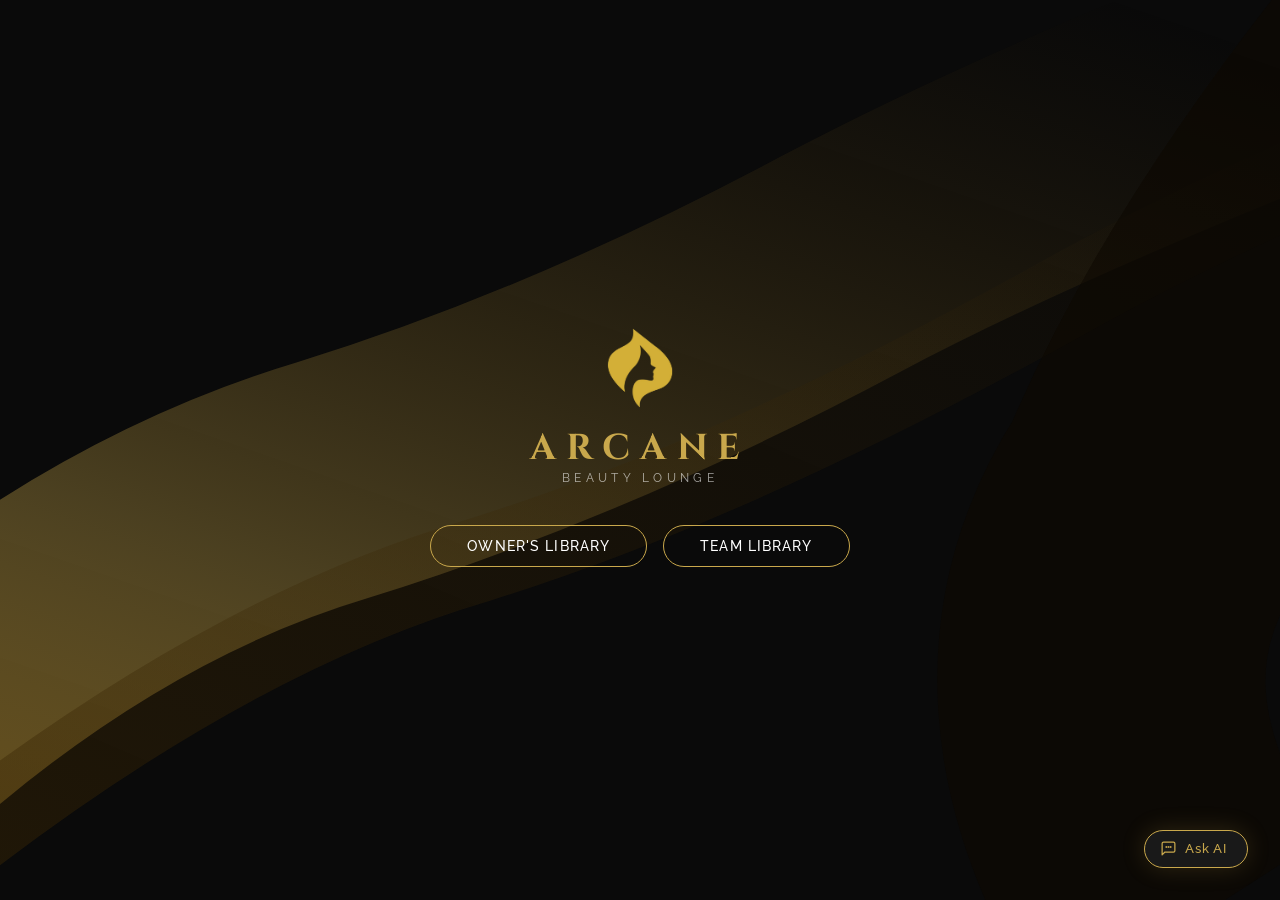
<file: index.html>
<!DOCTYPE html>
<html lang="en">
<head>
  <meta charset="UTF-8">
  <meta name="viewport" content="width=device-width, initial-scale=1.0">
  <title>Arcane Beauty Lounge</title>
  <link rel="stylesheet" href="style.css">
  <meta name="robots" content="noindex, nofollow">
</head>
<body>
<div class="bg-motif">
  <svg viewBox="0 0 1366 768" preserveAspectRatio="xMidYMid slice" xmlns="http://www.w3.org/2000/svg">
    <defs>
      <linearGradient id="wg1" x1="0%" y1="100%" x2="65%" y2="0%">
        <stop offset="0%"   stop-color="#6B4A0A" stop-opacity="0.92"/>
        <stop offset="42%"  stop-color="#C9A84C" stop-opacity="0.36"/>
        <stop offset="100%" stop-color="#6B4A0A" stop-opacity="0"/>
      </linearGradient>
      <linearGradient id="wg2" x1="0%" y1="100%" x2="80%" y2="0%">
        <stop offset="0%"   stop-color="#3A2705" stop-opacity="0.72"/>
        <stop offset="100%" stop-color="#3A2705" stop-opacity="0"/>
      </linearGradient>
    </defs>
    <path d="M-150 830 Q120 500 420 410 Q630 345 855 225 Q1075 108 1520 -55" stroke="url(#wg1)" stroke-width="210" fill="none" opacity="0.95"/>
    <path d="M-150 940 Q230 570 545 478 Q770 408 1055 248 Q1255 138 1520 48" stroke="url(#wg2)" stroke-width="72" fill="none" opacity="0.82"/>
    <path d="M1520 -130 Q1230 175 1125 425 Q1018 588 1148 790" stroke="rgba(14,9,2,0.6)" stroke-width="280" fill="none"/>
  </svg>
</div>
<div class="page">
  <div class="logo-block">
    <img src="assets/logo.png" alt="Arcane Beauty Lounge" class="logo-img">
    <div class="logo-name">ARCANE</div>
    <div class="logo-sub">Beauty Lounge</div>
  </div>
  <div class="btn-row">
    <a href="owner/index.html" class="btn">Owner's Library</a>
    <a href="team/index.html" class="btn">Team Library</a>
  </div>
</div>
<!-- ═══════════════════════════════════════════
     AI ASSISTANT BUTTON
     Update AI_LINK per client — paste the shared
     Claude Project / Gem / Custom GPT URL here.
═══════════════════════════════════════════ -->
<style>
  #ai-btn {
    position: fixed;
    bottom: 2rem;
    right: 2rem;
    z-index: 999;
    display: flex;
    align-items: center;
    gap: 0.55rem;
    padding: 0.6rem 1.25rem 0.6rem 0.9rem;
    border-radius: var(--radius-pill);
    background: var(--bg-card);
    border: 1.5px solid var(--accent);
    color: var(--accent);
    font-family: var(--font-body);
    font-size: 0.8125rem;
    font-weight: 500;
    letter-spacing: 0.06em;
    cursor: pointer;
    text-decoration: none;
    box-shadow: 0 0 24px rgba(201,168,76,0.18);
    transition: box-shadow 0.3s, color 0.2s, background 0.2s;
    animation: fadeUp 1.1s cubic-bezier(0.22,1,0.36,1) 0.6s both,
               glowPulse 3.5s ease-in-out 2s infinite;
    white-space: nowrap;
  }
  #ai-btn:hover {
    background: rgba(201,168,76,0.1);
    color: var(--accent-light);
    box-shadow: 0 0 36px rgba(201,168,76,0.32);
    animation: none;
  }
  #ai-btn svg {
    width: 17px;
    height: 17px;
    flex-shrink: 0;
  }
  @media (max-width: 480px) {
    #ai-btn { bottom: 1rem; right: 1rem; font-size: 0.75rem; padding: 0.5rem 1rem 0.5rem 0.75rem; }
  }
</style>

<a id="ai-btn" href="https://gemini.google.com/gem/1RlXmDOdwzw-7aaJwP19j02sb6BsTQVT5?usp=sharing" target="_blank" rel="noopener" aria-label="Open AI Assistant">
  <svg viewBox="0 0 24 24" fill="none" stroke="currentColor" stroke-width="1.75" stroke-linecap="round" stroke-linejoin="round">
    <path d="M21 15a2 2 0 01-2 2H7l-4 4V5a2 2 0 012-2h14a2 2 0 012 2z"/>
    <circle cx="9"  cy="10" r="0.5" fill="currentColor"/>
    <circle cx="12" cy="10" r="0.5" fill="currentColor"/>
    <circle cx="15" cy="10" r="0.5" fill="currentColor"/>
  </svg>
  Ask AI
</a>

</body>
</html>
</file>
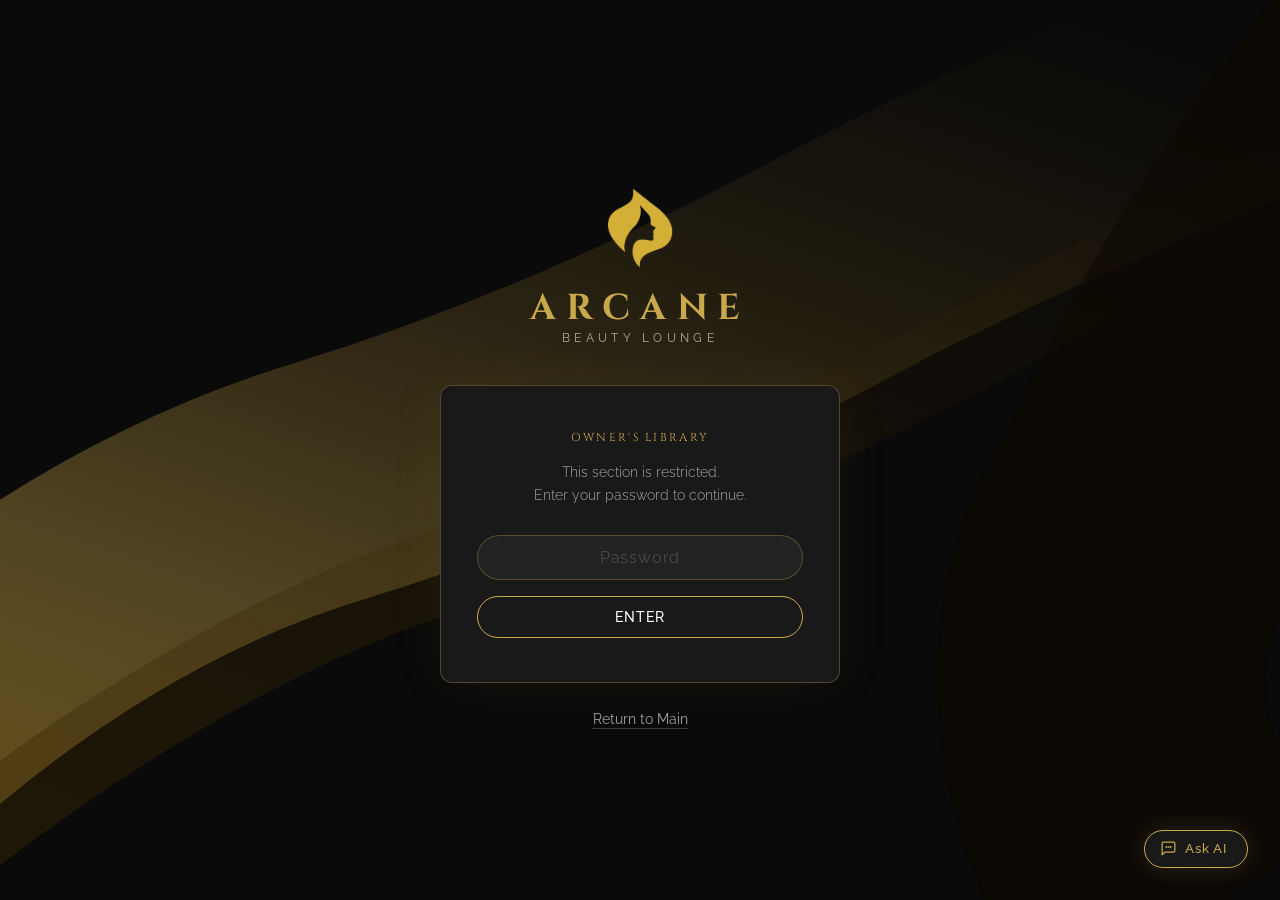
<file: owner/index.html>
<!DOCTYPE html>
<html lang="en">
<head>
  <meta charset="UTF-8">
  <meta name="viewport" content="width=device-width, initial-scale=1.0">
  <title>Owner's Library — Arcane Beauty Lounge</title>
  <link rel="stylesheet" href="../style.css">
  <meta name="robots" content="noindex, nofollow">
</head>
<body>
<div class="bg-motif">
  <svg viewBox="0 0 1366 768" preserveAspectRatio="xMidYMid slice" xmlns="http://www.w3.org/2000/svg">
    <defs>
      <linearGradient id="wg1" x1="0%" y1="100%" x2="65%" y2="0%"><stop offset="0%" stop-color="#6B4A0A" stop-opacity="0.92"/><stop offset="42%" stop-color="#C9A84C" stop-opacity="0.36"/><stop offset="100%" stop-color="#6B4A0A" stop-opacity="0"/></linearGradient>
      <linearGradient id="wg2" x1="0%" y1="100%" x2="80%" y2="0%"><stop offset="0%" stop-color="#3A2705" stop-opacity="0.72"/><stop offset="100%" stop-color="#3A2705" stop-opacity="0"/></linearGradient>
    </defs>
    <path d="M-150 830 Q120 500 420 410 Q630 345 855 225 Q1075 108 1520 -55" stroke="url(#wg1)" stroke-width="210" fill="none" opacity="0.95"/>
    <path d="M-150 940 Q230 570 545 478 Q770 408 1055 248 Q1255 138 1520 48" stroke="url(#wg2)" stroke-width="72" fill="none" opacity="0.82"/>
    <path d="M1520 -130 Q1230 175 1125 425 Q1018 588 1148 790" stroke="rgba(14,9,2,0.6)" stroke-width="280" fill="none"/>
  </svg>
</div>

<!-- GATE -->
<div class="page" id="gate-view">
  <div class="logo-block">
    <img src="../assets/logo.png" alt="Arcane Beauty Lounge" class="logo-img">
    <div class="logo-name">ARCANE</div>
    <div class="logo-sub">Beauty Lounge</div>
  </div>
  <div class="gate-card">
    <p class="gate-label">Owner's Library</p>
    <p class="gate-hint">This section is restricted.<br>Enter your password to continue.</p>
    <input type="password" class="gate-input" id="pw" placeholder="Password" autocomplete="current-password">
    <button class="btn" style="width:100%;justify-content:center;" onclick="checkPw()">Enter</button>
    <p class="gate-error" id="err">Incorrect password. Please try again.</p>
  </div>
  <a href="../index.html" class="return-link">Return to Main</a>
</div>

<!-- LIBRARY -->
<div class="library-view" id="library-view">
  <div class="logo-block" style="margin-bottom:1.5rem;">
    <img src="../assets/logo.png" alt="Arcane Beauty Lounge" class="logo-img" style="height:85px;">
    <div class="logo-name" style="font-size:1.75rem;">ARCANE</div>
    <div class="logo-sub">Beauty Lounge</div>
  </div>
  <p class="page-heading">Owner's Library</p>
  <p class="page-sub">Select a section to expand and access your documents.</p>

  <div class="accordion-wrap">

    <!-- LEGAL -->
    <div class="accordion">
      <div class="accordion-trigger">
        <div><div class="accordion-title">Legal</div><div class="accordion-sub">Franchise agreements and legal documentation</div></div>
        <svg class="accordion-chevron" viewBox="0 0 24 24" fill="none" stroke="currentColor" stroke-width="2" stroke-linecap="round" stroke-linejoin="round"><polyline points="6 9 12 15 18 9"/></svg>
      </div>
      <div class="accordion-panel"><div class="accordion-inner"><div class="accordion-body"><div class="sub-accordion-wrap">

        <div class="sub-accordion">
          <div class="sub-trigger"><span class="sub-title">Franchise Agreement</span><svg class="sub-chevron" viewBox="0 0 24 24" fill="none" stroke="currentColor" stroke-width="2" stroke-linecap="round" stroke-linejoin="round"><polyline points="6 9 12 15 18 9"/></svg></div>
          <div class="sub-panel"><div class="sub-inner"><div class="sub-body">
            <a href="https://drive.google.com/file/d/1OhX2J3pebs-LP0HJYl-9dGz9dsmWiXSD/view?usp=sharing" target="_blank" rel="noopener" class="drive-open-link">Open in Drive ↗</a>
            <iframe class="drive-iframe" src="https://drive.google.com/file/d/1OhX2J3pebs-LP0HJYl-9dGz9dsmWiXSD/preview" loading="lazy" allowfullscreen title="Franchise Agreement"></iframe>
          </div></div></div>
        </div>

        <div class="sub-accordion">
          <div class="sub-trigger"><span class="sub-title">Management Services Agreement</span><svg class="sub-chevron" viewBox="0 0 24 24" fill="none" stroke="currentColor" stroke-width="2" stroke-linecap="round" stroke-linejoin="round"><polyline points="6 9 12 15 18 9"/></svg></div>
          <div class="sub-panel"><div class="sub-inner"><div class="sub-body">
            <a href="https://drive.google.com/file/d/1XH-PMW-jmT7v1dMAOlwyDBPsnCvZ7uZM/view?usp=sharing" target="_blank" rel="noopener" class="drive-open-link">Open in Drive ↗</a>
            <iframe class="drive-iframe" src="https://drive.google.com/file/d/1XH-PMW-jmT7v1dMAOlwyDBPsnCvZ7uZM/preview" loading="lazy" allowfullscreen title="Management Services Agreement"></iframe>
          </div></div></div>
        </div>

        <div class="sub-accordion">
          <div class="sub-trigger"><span class="sub-title">Shared Franchise Agreement</span><svg class="sub-chevron" viewBox="0 0 24 24" fill="none" stroke="currentColor" stroke-width="2" stroke-linecap="round" stroke-linejoin="round"><polyline points="6 9 12 15 18 9"/></svg></div>
          <div class="sub-panel"><div class="sub-inner"><div class="sub-body">
            <a href="https://drive.google.com/file/d/11nEYB7EevebpUsFz9G8Xf5csaH5zJARn/view?usp=sharing" target="_blank" rel="noopener" class="drive-open-link">Open in Drive ↗</a>
            <iframe class="drive-iframe" src="https://drive.google.com/file/d/11nEYB7EevebpUsFz9G8Xf5csaH5zJARn/preview" loading="lazy" allowfullscreen title="Shared Franchise Agreement"></iframe>
          </div></div></div>
        </div>

      </div></div></div></div>
    </div>

    <!-- FINANCIAL -->
    <div class="accordion">
      <div class="accordion-trigger">
        <div><div class="accordion-title">Financial</div><div class="accordion-sub">Investment breakdown and profit projections</div></div>
        <svg class="accordion-chevron" viewBox="0 0 24 24" fill="none" stroke="currentColor" stroke-width="2" stroke-linecap="round" stroke-linejoin="round"><polyline points="6 9 12 15 18 9"/></svg>
      </div>
      <div class="accordion-panel"><div class="accordion-inner"><div class="accordion-body"><div class="sub-accordion-wrap">

        <div class="sub-accordion">
          <div class="sub-trigger"><span class="sub-title">Franchise Cost</span><svg class="sub-chevron" viewBox="0 0 24 24" fill="none" stroke="currentColor" stroke-width="2" stroke-linecap="round" stroke-linejoin="round"><polyline points="6 9 12 15 18 9"/></svg></div>
          <div class="sub-panel"><div class="sub-inner"><div class="sub-body">
            <a href="https://drive.google.com/file/d/1aAFpederre8O92iqaVfCx2aKPE3g0-26/view?usp=sharing" target="_blank" rel="noopener" class="drive-open-link">Open in Drive ↗</a>
            <iframe class="drive-iframe" src="https://drive.google.com/file/d/1aAFpederre8O92iqaVfCx2aKPE3g0-26/preview" loading="lazy" allowfullscreen title="Franchise Cost"></iframe>
          </div></div></div>
        </div>

        <div class="sub-accordion">
          <div class="sub-trigger"><span class="sub-title">Investment Capital</span><svg class="sub-chevron" viewBox="0 0 24 24" fill="none" stroke="currentColor" stroke-width="2" stroke-linecap="round" stroke-linejoin="round"><polyline points="6 9 12 15 18 9"/></svg></div>
          <div class="sub-panel"><div class="sub-inner"><div class="sub-body">
            <a href="https://drive.google.com/file/d/1Zb4hKCyumAl8GVNiXc1mtZyMt1TkOhed/view?usp=sharing" target="_blank" rel="noopener" class="drive-open-link">Open in Drive ↗</a>
            <iframe class="drive-iframe" src="https://drive.google.com/file/d/1Zb4hKCyumAl8GVNiXc1mtZyMt1TkOhed/preview" loading="lazy" allowfullscreen title="Investment Capital"></iframe>
          </div></div></div>
        </div>

        <div class="sub-accordion">
          <div class="sub-trigger"><span class="sub-title">Profit &amp; Loss Projections</span><svg class="sub-chevron" viewBox="0 0 24 24" fill="none" stroke="currentColor" stroke-width="2" stroke-linecap="round" stroke-linejoin="round"><polyline points="6 9 12 15 18 9"/></svg></div>
          <div class="sub-panel"><div class="sub-inner"><div class="sub-body">
            <a href="https://drive.google.com/file/d/1e6LUlFmd4E_fBy3GyUHqn3kvVyYXZjEC/view?usp=sharing" target="_blank" rel="noopener" class="drive-open-link">Open in Drive ↗</a>
            <iframe class="drive-iframe" src="https://drive.google.com/file/d/1e6LUlFmd4E_fBy3GyUHqn3kvVyYXZjEC/preview" loading="lazy" allowfullscreen title="P&L Projections"></iframe>
          </div></div></div>
        </div>

      </div></div></div></div>
    </div>

    <!-- MANAGEMENT RESOURCES -->
    <div class="accordion">
      <div class="accordion-trigger">
        <div><div class="accordion-title">Management Resources</div><div class="accordion-sub">Back office SOPs and HQ manuals</div></div>
        <svg class="accordion-chevron" viewBox="0 0 24 24" fill="none" stroke="currentColor" stroke-width="2" stroke-linecap="round" stroke-linejoin="round"><polyline points="6 9 12 15 18 9"/></svg>
      </div>
      <div class="accordion-panel"><div class="accordion-inner"><div class="accordion-body"><div class="sub-accordion-wrap">

        <div class="sub-accordion">
          <div class="sub-trigger"><span class="sub-title">01 — Finance</span><svg class="sub-chevron" viewBox="0 0 24 24" fill="none" stroke="currentColor" stroke-width="2" stroke-linecap="round" stroke-linejoin="round"><polyline points="6 9 12 15 18 9"/></svg></div>
          <div class="sub-panel"><div class="sub-inner"><div class="sub-body">
            <a href="https://drive.google.com/file/d/1g23ClRQlYWjD7OuNQkWCFVGzeq1dcC3k/view?usp=sharing" target="_blank" rel="noopener" class="drive-open-link">Open in Drive ↗</a>
            <iframe class="drive-iframe" src="https://drive.google.com/file/d/1g23ClRQlYWjD7OuNQkWCFVGzeq1dcC3k/preview" loading="lazy" allowfullscreen title="Finance Manual"></iframe>
          </div></div></div>
        </div>
        <div class="sub-accordion">
          <div class="sub-trigger"><span class="sub-title">02 — Legal Governance</span><svg class="sub-chevron" viewBox="0 0 24 24" fill="none" stroke="currentColor" stroke-width="2" stroke-linecap="round" stroke-linejoin="round"><polyline points="6 9 12 15 18 9"/></svg></div>
          <div class="sub-panel"><div class="sub-inner"><div class="sub-body">
            <a href="https://drive.google.com/file/d/1e4T1hnrL7A5igZWQW8zx9Si8I9SloYKL/view?usp=sharing" target="_blank" rel="noopener" class="drive-open-link">Open in Drive ↗</a>
            <iframe class="drive-iframe" src="https://drive.google.com/file/d/1e4T1hnrL7A5igZWQW8zx9Si8I9SloYKL/preview" loading="lazy" allowfullscreen title="Legal Governance Manual"></iframe>
          </div></div></div>
        </div>
        <div class="sub-accordion">
          <div class="sub-trigger"><span class="sub-title">03 — Marketing</span><svg class="sub-chevron" viewBox="0 0 24 24" fill="none" stroke="currentColor" stroke-width="2" stroke-linecap="round" stroke-linejoin="round"><polyline points="6 9 12 15 18 9"/></svg></div>
          <div class="sub-panel"><div class="sub-inner"><div class="sub-body">
            <a href="https://drive.google.com/file/d/1LRVq_eKs2drEhwKEUWICG_HGSi6NaBYc/view?usp=sharing" target="_blank" rel="noopener" class="drive-open-link">Open in Drive ↗</a>
            <iframe class="drive-iframe" src="https://drive.google.com/file/d/1LRVq_eKs2drEhwKEUWICG_HGSi6NaBYc/preview" loading="lazy" allowfullscreen title="Marketing Manual"></iframe>
          </div></div></div>
        </div>
        <div class="sub-accordion">
          <div class="sub-trigger"><span class="sub-title">04 — Operations</span><svg class="sub-chevron" viewBox="0 0 24 24" fill="none" stroke="currentColor" stroke-width="2" stroke-linecap="round" stroke-linejoin="round"><polyline points="6 9 12 15 18 9"/></svg></div>
          <div class="sub-panel"><div class="sub-inner"><div class="sub-body">
            <a href="https://drive.google.com/file/d/1B8a7McUni8CNkFA_tcFLbORRcE9KKYUA/view?usp=sharing" target="_blank" rel="noopener" class="drive-open-link">Open in Drive ↗</a>
            <iframe class="drive-iframe" src="https://drive.google.com/file/d/1B8a7McUni8CNkFA_tcFLbORRcE9KKYUA/preview" loading="lazy" allowfullscreen title="Operations Manual"></iframe>
          </div></div></div>
        </div>
        <div class="sub-accordion">
          <div class="sub-trigger"><span class="sub-title">05 — Research, Development &amp; Innovations</span><svg class="sub-chevron" viewBox="0 0 24 24" fill="none" stroke="currentColor" stroke-width="2" stroke-linecap="round" stroke-linejoin="round"><polyline points="6 9 12 15 18 9"/></svg></div>
          <div class="sub-panel"><div class="sub-inner"><div class="sub-body">
            <a href="https://drive.google.com/file/d/1448685I4X4GmwbjGvIdT2KXqwISdlyb-/view?usp=sharing" target="_blank" rel="noopener" class="drive-open-link">Open in Drive ↗</a>
            <iframe class="drive-iframe" src="https://drive.google.com/file/d/1448685I4X4GmwbjGvIdT2KXqwISdlyb-/preview" loading="lazy" allowfullscreen title="RD&I Manual"></iframe>
          </div></div></div>
        </div>
        <div class="sub-accordion">
          <div class="sub-trigger"><span class="sub-title">06 — Sales</span><svg class="sub-chevron" viewBox="0 0 24 24" fill="none" stroke="currentColor" stroke-width="2" stroke-linecap="round" stroke-linejoin="round"><polyline points="6 9 12 15 18 9"/></svg></div>
          <div class="sub-panel"><div class="sub-inner"><div class="sub-body">
            <a href="https://drive.google.com/file/d/17eiE8z8XvzOLHtu06afCjkx4U5gZqwAb/view?usp=sharing" target="_blank" rel="noopener" class="drive-open-link">Open in Drive ↗</a>
            <iframe class="drive-iframe" src="https://drive.google.com/file/d/17eiE8z8XvzOLHtu06afCjkx4U5gZqwAb/preview" loading="lazy" allowfullscreen title="Sales Manual"></iframe>
          </div></div></div>
        </div>
        <div class="sub-accordion">
          <div class="sub-trigger"><span class="sub-title">07 — Supply Chain &amp; Logistics</span><svg class="sub-chevron" viewBox="0 0 24 24" fill="none" stroke="currentColor" stroke-width="2" stroke-linecap="round" stroke-linejoin="round"><polyline points="6 9 12 15 18 9"/></svg></div>
          <div class="sub-panel"><div class="sub-inner"><div class="sub-body">
            <a href="https://drive.google.com/file/d/1r8qzhC09Iw__trgo9XIbgg5syKt7UZ9Z/view?usp=sharing" target="_blank" rel="noopener" class="drive-open-link">Open in Drive ↗</a>
            <iframe class="drive-iframe" src="https://drive.google.com/file/d/1r8qzhC09Iw__trgo9XIbgg5syKt7UZ9Z/preview" loading="lazy" allowfullscreen title="Supply Chain Manual"></iframe>
          </div></div></div>
        </div>
        <div class="sub-accordion">
          <div class="sub-trigger"><span class="sub-title">08 — Technology &amp; Data Governance</span><svg class="sub-chevron" viewBox="0 0 24 24" fill="none" stroke="currentColor" stroke-width="2" stroke-linecap="round" stroke-linejoin="round"><polyline points="6 9 12 15 18 9"/></svg></div>
          <div class="sub-panel"><div class="sub-inner"><div class="sub-body">
            <a href="https://drive.google.com/file/d/1ucYc59BHEXwXYjHncR9urHum86yRN2ay/view?usp=sharing" target="_blank" rel="noopener" class="drive-open-link">Open in Drive ↗</a>
            <iframe class="drive-iframe" src="https://drive.google.com/file/d/1ucYc59BHEXwXYjHncR9urHum86yRN2ay/preview" loading="lazy" allowfullscreen title="Technology Manual"></iframe>
          </div></div></div>
        </div>
        <div class="sub-accordion">
          <div class="sub-trigger"><span class="sub-title">09 — Training</span><svg class="sub-chevron" viewBox="0 0 24 24" fill="none" stroke="currentColor" stroke-width="2" stroke-linecap="round" stroke-linejoin="round"><polyline points="6 9 12 15 18 9"/></svg></div>
          <div class="sub-panel"><div class="sub-inner"><div class="sub-body">
            <a href="https://drive.google.com/file/d/1ws_7MMb1EP6slZAkDokQQ4Mj-i3SoY6s/view?usp=sharing" target="_blank" rel="noopener" class="drive-open-link">Open in Drive ↗</a>
            <iframe class="drive-iframe" src="https://drive.google.com/file/d/1ws_7MMb1EP6slZAkDokQQ4Mj-i3SoY6s/preview" loading="lazy" allowfullscreen title="Training Manual"></iframe>
          </div></div></div>
        </div>

      </div></div></div></div>
    </div>

  </div>
  <a href="../index.html" class="return-link">Return to Main</a>
</div>

<script>
  const CORRECT = 'VIP@Arcane24';
  function showLibrary() {
    document.getElementById('gate-view').style.display = 'none';
    document.getElementById('library-view').classList.add('visible');
  }
  if (sessionStorage.getItem('owner_auth') === 'true') showLibrary();
  document.getElementById('pw').addEventListener('keydown', e => { if (e.key === 'Enter') checkPw(); });
  function checkPw() {
    if (document.getElementById('pw').value === CORRECT) {
      sessionStorage.setItem('owner_auth', 'true');
      showLibrary();
    } else {
      document.getElementById('err').classList.add('visible');
      document.getElementById('pw').value = '';
      document.getElementById('pw').focus();
    }
  }
  document.querySelectorAll('.accordion-trigger').forEach(t => t.addEventListener('click', () => t.closest('.accordion').classList.toggle('open')));
  document.querySelectorAll('.sub-trigger').forEach(t => t.addEventListener('click', () => t.closest('.sub-accordion').classList.toggle('open')));
</script>
<!-- ═══════════════════════════════════════════
     AI ASSISTANT BUTTON
     Update AI_LINK per client — paste the shared
     Claude Project / Gem / Custom GPT URL here.
═══════════════════════════════════════════ -->
<style>
  #ai-btn {
    position: fixed;
    bottom: 2rem;
    right: 2rem;
    z-index: 999;
    display: flex;
    align-items: center;
    gap: 0.55rem;
    padding: 0.6rem 1.25rem 0.6rem 0.9rem;
    border-radius: var(--radius-pill);
    background: var(--bg-card);
    border: 1.5px solid var(--accent);
    color: var(--accent);
    font-family: var(--font-body);
    font-size: 0.8125rem;
    font-weight: 500;
    letter-spacing: 0.06em;
    cursor: pointer;
    text-decoration: none;
    box-shadow: 0 0 24px rgba(201,168,76,0.18);
    transition: box-shadow 0.3s, color 0.2s, background 0.2s;
    animation: fadeUp 1.1s cubic-bezier(0.22,1,0.36,1) 0.6s both,
               glowPulse 3.5s ease-in-out 2s infinite;
    white-space: nowrap;
  }
  #ai-btn:hover {
    background: rgba(201,168,76,0.1);
    color: var(--accent-light);
    box-shadow: 0 0 36px rgba(201,168,76,0.32);
    animation: none;
  }
  #ai-btn svg {
    width: 17px;
    height: 17px;
    flex-shrink: 0;
  }
  @media (max-width: 480px) {
    #ai-btn { bottom: 1rem; right: 1rem; font-size: 0.75rem; padding: 0.5rem 1rem 0.5rem 0.75rem; }
  }
</style>

<a id="ai-btn" href="https://gemini.google.com/gem/1RlXmDOdwzw-7aaJwP19j02sb6BsTQVT5?usp=sharing" target="_blank" rel="noopener" aria-label="Open AI Assistant">
  <svg viewBox="0 0 24 24" fill="none" stroke="currentColor" stroke-width="1.75" stroke-linecap="round" stroke-linejoin="round">
    <path d="M21 15a2 2 0 01-2 2H7l-4 4V5a2 2 0 012-2h14a2 2 0 012 2z"/>
    <circle cx="9"  cy="10" r="0.5" fill="currentColor"/>
    <circle cx="12" cy="10" r="0.5" fill="currentColor"/>
    <circle cx="15" cy="10" r="0.5" fill="currentColor"/>
  </svg>
  Ask AI
</a>

</body>
</html>
</file>
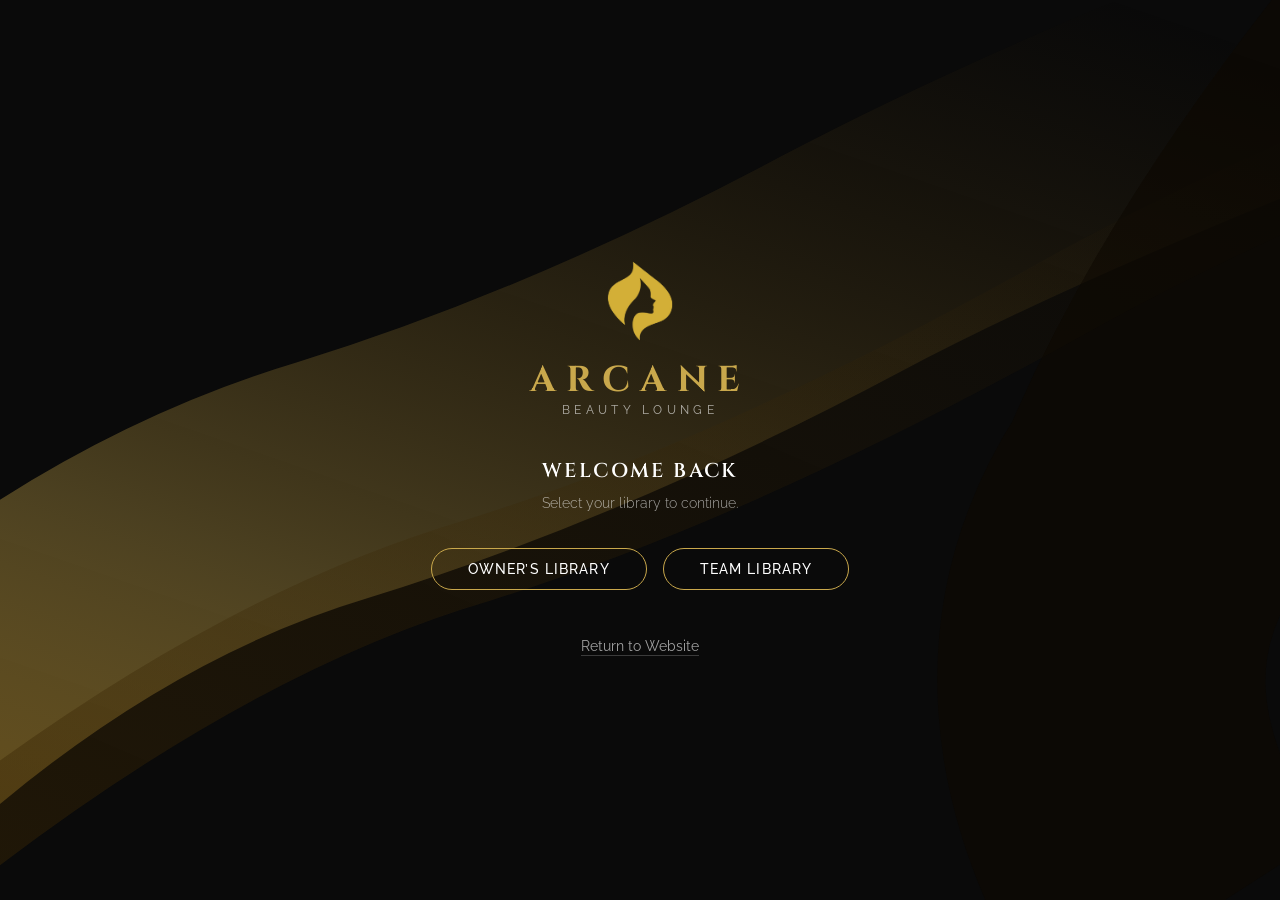
<file: portal/index.html>
<!DOCTYPE html>
<html lang="en">
<head>
  <meta charset="UTF-8">
  <meta name="viewport" content="width=device-width, initial-scale=1.0">
  <title>Portal — Arcane Beauty Lounge</title>
  <link rel="stylesheet" href="../style.css">
  <meta name="robots" content="noindex, nofollow">
</head>
<body>
<div class="bg-motif">
  <svg viewBox="0 0 1366 768" preserveAspectRatio="xMidYMid slice" xmlns="http://www.w3.org/2000/svg">
    <defs>
      <linearGradient id="wg1" x1="0%" y1="100%" x2="65%" y2="0%">
        <stop offset="0%"   stop-color="#6B4A0A" stop-opacity="0.92"/>
        <stop offset="42%"  stop-color="#C9A84C" stop-opacity="0.36"/>
        <stop offset="100%" stop-color="#6B4A0A" stop-opacity="0"/>
      </linearGradient>
      <linearGradient id="wg2" x1="0%" y1="100%" x2="80%" y2="0%">
        <stop offset="0%"   stop-color="#3A2705" stop-opacity="0.72"/>
        <stop offset="100%" stop-color="#3A2705" stop-opacity="0"/>
      </linearGradient>
    </defs>
    <path d="M-150 830 Q120 500 420 410 Q630 345 855 225 Q1075 108 1520 -55"  stroke="url(#wg1)" stroke-width="210" fill="none" opacity="0.95"/>
    <path d="M-150 940 Q230 570 545 478 Q770 408 1055 248 Q1255 138 1520 48"  stroke="url(#wg2)" stroke-width="72"  fill="none" opacity="0.82"/>
    <path d="M1520 -130 Q1230 175 1125 425 Q1018 588 1148 790"                 stroke="rgba(14,9,2,0.6)" stroke-width="280" fill="none"/>
  </svg>
</div>
<div class="page">
  <div class="logo-block">
    <img src="../assets/logo.png" alt="Arcane Beauty Lounge" class="logo-img">
    <div class="logo-name">ARCANE</div>
    <div class="logo-sub">Beauty Lounge</div>
  </div>
  <p class="page-heading" style="margin-bottom:0.5rem;">Welcome Back</p>
  <p class="page-sub">Select your library to continue.</p>
  <div class="btn-row">
    <!--
      STANDARD TIER: keep these hrefs as-is
      EMPIRE TIER:   replace both hrefs with the external LMS URL
    -->
    <a href="owner/index.html" class="btn">Owner&rsquo;s Library</a>
    <a href="team/index.html"  class="btn">Team Library</a>
  </div>
  <a href="../index.html" class="return-link">Return to Website</a>
</div>
</body>
</html>
</file>
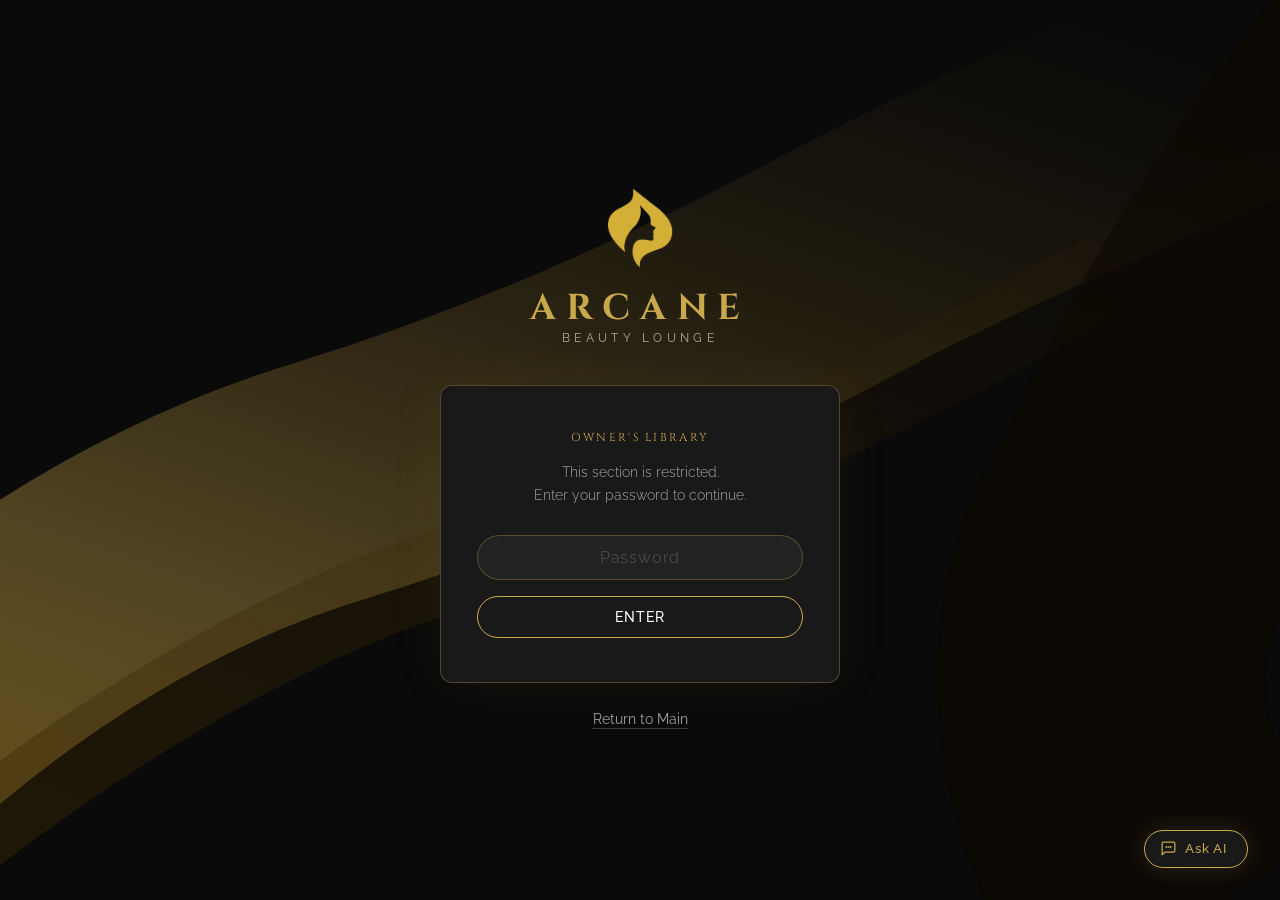
<file: portal/owner/index.html>
<!DOCTYPE html>
<html lang="en">
<head>
  <meta charset="UTF-8">
  <meta name="viewport" content="width=device-width, initial-scale=1.0">
  <title>Owner's Library — Arcane Beauty Lounge</title>
  <link rel="stylesheet" href="../../style.css">
  <meta name="robots" content="noindex, nofollow">
</head>
<body>
<div class="bg-motif">
  <svg viewBox="0 0 1366 768" preserveAspectRatio="xMidYMid slice" xmlns="http://www.w3.org/2000/svg">
    <defs>
      <linearGradient id="wg1" x1="0%" y1="100%" x2="65%" y2="0%"><stop offset="0%" stop-color="#6B4A0A" stop-opacity="0.92"/><stop offset="42%" stop-color="#C9A84C" stop-opacity="0.36"/><stop offset="100%" stop-color="#6B4A0A" stop-opacity="0"/></linearGradient>
      <linearGradient id="wg2" x1="0%" y1="100%" x2="80%" y2="0%"><stop offset="0%" stop-color="#3A2705" stop-opacity="0.72"/><stop offset="100%" stop-color="#3A2705" stop-opacity="0"/></linearGradient>
    </defs>
    <path d="M-150 830 Q120 500 420 410 Q630 345 855 225 Q1075 108 1520 -55" stroke="url(#wg1)" stroke-width="210" fill="none" opacity="0.95"/>
    <path d="M-150 940 Q230 570 545 478 Q770 408 1055 248 Q1255 138 1520 48" stroke="url(#wg2)" stroke-width="72" fill="none" opacity="0.82"/>
    <path d="M1520 -130 Q1230 175 1125 425 Q1018 588 1148 790" stroke="rgba(14,9,2,0.6)" stroke-width="280" fill="none"/>
  </svg>
</div>

<!-- GATE -->
<div class="page" id="gate-view">
  <div class="logo-block">
    <img src="../../assets/logo.png" alt="Arcane Beauty Lounge" class="logo-img">
    <div class="logo-name">ARCANE</div>
    <div class="logo-sub">Beauty Lounge</div>
  </div>
  <div class="gate-card">
    <p class="gate-label">Owner's Library</p>
    <p class="gate-hint">This section is restricted.<br>Enter your password to continue.</p>
    <input type="password" class="gate-input" id="pw" placeholder="Password" autocomplete="current-password">
    <button class="btn" style="width:100%;justify-content:center;" onclick="checkPw()">Enter</button>
    <p class="gate-error" id="err">Incorrect password. Please try again.</p>
  </div>
  <a href="../../portal/index.html" class="return-link">Return to Main</a>
</div>

<!-- LIBRARY -->
<div class="library-view" id="library-view">
  <div class="logo-block" style="margin-bottom:1.5rem;">
    <img src="../../assets/logo.png" alt="Arcane Beauty Lounge" class="logo-img" style="height:85px;">
    <div class="logo-name" style="font-size:1.75rem;">ARCANE</div>
    <div class="logo-sub">Beauty Lounge</div>
  </div>
  <p class="page-heading">Owner's Library</p>
  <p class="page-sub">Select a section to expand and access your documents.</p>

  <div class="accordion-wrap">

    <!-- LEGAL -->
    <div class="accordion">
      <div class="accordion-trigger">
        <div><div class="accordion-title">Legal</div><div class="accordion-sub">Franchise agreements and legal documentation</div></div>
        <svg class="accordion-chevron" viewBox="0 0 24 24" fill="none" stroke="currentColor" stroke-width="2" stroke-linecap="round" stroke-linejoin="round"><polyline points="6 9 12 15 18 9"/></svg>
      </div>
      <div class="accordion-panel"><div class="accordion-inner"><div class="accordion-body"><div class="sub-accordion-wrap">

        <div class="sub-accordion">
          <div class="sub-trigger"><span class="sub-title">Franchise Agreement</span><svg class="sub-chevron" viewBox="0 0 24 24" fill="none" stroke="currentColor" stroke-width="2" stroke-linecap="round" stroke-linejoin="round"><polyline points="6 9 12 15 18 9"/></svg></div>
          <div class="sub-panel"><div class="sub-inner"><div class="sub-body">
            <a href="PASTE_VIEW_URL" target="_blank" rel="noopener" class="drive-open-link">Open in Drive ↗</a>
            <iframe class="drive-iframe" src="PASTE_EMBED_URL" loading="lazy" allowfullscreen title="Franchise Agreement"></iframe>
          </div></div></div>
        </div>

        <div class="sub-accordion">
          <div class="sub-trigger"><span class="sub-title">Management Services Agreement</span><svg class="sub-chevron" viewBox="0 0 24 24" fill="none" stroke="currentColor" stroke-width="2" stroke-linecap="round" stroke-linejoin="round"><polyline points="6 9 12 15 18 9"/></svg></div>
          <div class="sub-panel"><div class="sub-inner"><div class="sub-body">
            <a href="PASTE_VIEW_URL" target="_blank" rel="noopener" class="drive-open-link">Open in Drive ↗</a>
            <iframe class="drive-iframe" src="PASTE_EMBED_URL" loading="lazy" allowfullscreen title="Management Services Agreement"></iframe>
          </div></div></div>
        </div>

        <div class="sub-accordion">
          <div class="sub-trigger"><span class="sub-title">Shared Franchise Agreement</span><svg class="sub-chevron" viewBox="0 0 24 24" fill="none" stroke="currentColor" stroke-width="2" stroke-linecap="round" stroke-linejoin="round"><polyline points="6 9 12 15 18 9"/></svg></div>
          <div class="sub-panel"><div class="sub-inner"><div class="sub-body">
            <a href="PASTE_VIEW_URL" target="_blank" rel="noopener" class="drive-open-link">Open in Drive ↗</a>
            <iframe class="drive-iframe" src="PASTE_EMBED_URL" loading="lazy" allowfullscreen title="Shared Franchise Agreement"></iframe>
          </div></div></div>
        </div>

      </div></div></div></div>
    </div>

    <!-- FINANCIAL -->
    <div class="accordion">
      <div class="accordion-trigger">
        <div><div class="accordion-title">Financial</div><div class="accordion-sub">Investment breakdown and profit projections</div></div>
        <svg class="accordion-chevron" viewBox="0 0 24 24" fill="none" stroke="currentColor" stroke-width="2" stroke-linecap="round" stroke-linejoin="round"><polyline points="6 9 12 15 18 9"/></svg>
      </div>
      <div class="accordion-panel"><div class="accordion-inner"><div class="accordion-body"><div class="sub-accordion-wrap">

        <div class="sub-accordion">
          <div class="sub-trigger"><span class="sub-title">Franchise Cost</span><svg class="sub-chevron" viewBox="0 0 24 24" fill="none" stroke="currentColor" stroke-width="2" stroke-linecap="round" stroke-linejoin="round"><polyline points="6 9 12 15 18 9"/></svg></div>
          <div class="sub-panel"><div class="sub-inner"><div class="sub-body">
            <a href="PASTE_VIEW_URL" target="_blank" rel="noopener" class="drive-open-link">Open in Drive ↗</a>
            <iframe class="drive-iframe" src="PASTE_EMBED_URL" loading="lazy" allowfullscreen title="Franchise Cost"></iframe>
          </div></div></div>
        </div>

        <div class="sub-accordion">
          <div class="sub-trigger"><span class="sub-title">Investment Capital</span><svg class="sub-chevron" viewBox="0 0 24 24" fill="none" stroke="currentColor" stroke-width="2" stroke-linecap="round" stroke-linejoin="round"><polyline points="6 9 12 15 18 9"/></svg></div>
          <div class="sub-panel"><div class="sub-inner"><div class="sub-body">
            <a href="PASTE_VIEW_URL" target="_blank" rel="noopener" class="drive-open-link">Open in Drive ↗</a>
            <iframe class="drive-iframe" src="PASTE_EMBED_URL" loading="lazy" allowfullscreen title="Investment Capital"></iframe>
          </div></div></div>
        </div>

        <div class="sub-accordion">
          <div class="sub-trigger"><span class="sub-title">Profit &amp; Loss Projections</span><svg class="sub-chevron" viewBox="0 0 24 24" fill="none" stroke="currentColor" stroke-width="2" stroke-linecap="round" stroke-linejoin="round"><polyline points="6 9 12 15 18 9"/></svg></div>
          <div class="sub-panel"><div class="sub-inner"><div class="sub-body">
            <a href="PASTE_VIEW_URL" target="_blank" rel="noopener" class="drive-open-link">Open in Drive ↗</a>
            <iframe class="drive-iframe" src="PASTE_EMBED_URL" loading="lazy" allowfullscreen title="P&L Projections"></iframe>
          </div></div></div>
        </div>

      </div></div></div></div>
    </div>

    <!-- MANAGEMENT RESOURCES -->
    <div class="accordion">
      <div class="accordion-trigger">
        <div><div class="accordion-title">Management Resources</div><div class="accordion-sub">Back office SOPs and HQ manuals</div></div>
        <svg class="accordion-chevron" viewBox="0 0 24 24" fill="none" stroke="currentColor" stroke-width="2" stroke-linecap="round" stroke-linejoin="round"><polyline points="6 9 12 15 18 9"/></svg>
      </div>
      <div class="accordion-panel"><div class="accordion-inner"><div class="accordion-body"><div class="sub-accordion-wrap">

        <div class="sub-accordion">
          <div class="sub-trigger"><span class="sub-title">01 — Finance</span><svg class="sub-chevron" viewBox="0 0 24 24" fill="none" stroke="currentColor" stroke-width="2" stroke-linecap="round" stroke-linejoin="round"><polyline points="6 9 12 15 18 9"/></svg></div>
          <div class="sub-panel"><div class="sub-inner"><div class="sub-body">
            <a href="PASTE_VIEW_URL" target="_blank" rel="noopener" class="drive-open-link">Open in Drive ↗</a>
            <iframe class="drive-iframe" src="PASTE_EMBED_URL" loading="lazy" allowfullscreen title="Finance Manual"></iframe>
          </div></div></div>
        </div>
        <div class="sub-accordion">
          <div class="sub-trigger"><span class="sub-title">02 — Legal Governance</span><svg class="sub-chevron" viewBox="0 0 24 24" fill="none" stroke="currentColor" stroke-width="2" stroke-linecap="round" stroke-linejoin="round"><polyline points="6 9 12 15 18 9"/></svg></div>
          <div class="sub-panel"><div class="sub-inner"><div class="sub-body">
            <a href="PASTE_VIEW_URL" target="_blank" rel="noopener" class="drive-open-link">Open in Drive ↗</a>
            <iframe class="drive-iframe" src="PASTE_EMBED_URL" loading="lazy" allowfullscreen title="Legal Governance Manual"></iframe>
          </div></div></div>
        </div>
        <div class="sub-accordion">
          <div class="sub-trigger"><span class="sub-title">03 — Marketing</span><svg class="sub-chevron" viewBox="0 0 24 24" fill="none" stroke="currentColor" stroke-width="2" stroke-linecap="round" stroke-linejoin="round"><polyline points="6 9 12 15 18 9"/></svg></div>
          <div class="sub-panel"><div class="sub-inner"><div class="sub-body">
            <a href="PASTE_VIEW_URL" target="_blank" rel="noopener" class="drive-open-link">Open in Drive ↗</a>
            <iframe class="drive-iframe" src="PASTE_EMBED_URL" loading="lazy" allowfullscreen title="Marketing Manual"></iframe>
          </div></div></div>
        </div>
        <div class="sub-accordion">
          <div class="sub-trigger"><span class="sub-title">04 — Operations</span><svg class="sub-chevron" viewBox="0 0 24 24" fill="none" stroke="currentColor" stroke-width="2" stroke-linecap="round" stroke-linejoin="round"><polyline points="6 9 12 15 18 9"/></svg></div>
          <div class="sub-panel"><div class="sub-inner"><div class="sub-body">
            <a href="PASTE_VIEW_URL" target="_blank" rel="noopener" class="drive-open-link">Open in Drive ↗</a>
            <iframe class="drive-iframe" src="PASTE_EMBED_URL" loading="lazy" allowfullscreen title="Operations Manual"></iframe>
          </div></div></div>
        </div>
        <div class="sub-accordion">
          <div class="sub-trigger"><span class="sub-title">05 — Research, Development &amp; Innovations</span><svg class="sub-chevron" viewBox="0 0 24 24" fill="none" stroke="currentColor" stroke-width="2" stroke-linecap="round" stroke-linejoin="round"><polyline points="6 9 12 15 18 9"/></svg></div>
          <div class="sub-panel"><div class="sub-inner"><div class="sub-body">
            <a href="PASTE_VIEW_URL" target="_blank" rel="noopener" class="drive-open-link">Open in Drive ↗</a>
            <iframe class="drive-iframe" src="PASTE_EMBED_URL" loading="lazy" allowfullscreen title="RD&I Manual"></iframe>
          </div></div></div>
        </div>
        <div class="sub-accordion">
          <div class="sub-trigger"><span class="sub-title">06 — Sales</span><svg class="sub-chevron" viewBox="0 0 24 24" fill="none" stroke="currentColor" stroke-width="2" stroke-linecap="round" stroke-linejoin="round"><polyline points="6 9 12 15 18 9"/></svg></div>
          <div class="sub-panel"><div class="sub-inner"><div class="sub-body">
            <a href="PASTE_VIEW_URL" target="_blank" rel="noopener" class="drive-open-link">Open in Drive ↗</a>
            <iframe class="drive-iframe" src="PASTE_EMBED_URL" loading="lazy" allowfullscreen title="Sales Manual"></iframe>
          </div></div></div>
        </div>
        <div class="sub-accordion">
          <div class="sub-trigger"><span class="sub-title">07 — Supply Chain &amp; Logistics</span><svg class="sub-chevron" viewBox="0 0 24 24" fill="none" stroke="currentColor" stroke-width="2" stroke-linecap="round" stroke-linejoin="round"><polyline points="6 9 12 15 18 9"/></svg></div>
          <div class="sub-panel"><div class="sub-inner"><div class="sub-body">
            <a href="PASTE_VIEW_URL" target="_blank" rel="noopener" class="drive-open-link">Open in Drive ↗</a>
            <iframe class="drive-iframe" src="PASTE_EMBED_URL" loading="lazy" allowfullscreen title="Supply Chain Manual"></iframe>
          </div></div></div>
        </div>
        <div class="sub-accordion">
          <div class="sub-trigger"><span class="sub-title">08 — Technology &amp; Data Governance</span><svg class="sub-chevron" viewBox="0 0 24 24" fill="none" stroke="currentColor" stroke-width="2" stroke-linecap="round" stroke-linejoin="round"><polyline points="6 9 12 15 18 9"/></svg></div>
          <div class="sub-panel"><div class="sub-inner"><div class="sub-body">
            <a href="PASTE_VIEW_URL" target="_blank" rel="noopener" class="drive-open-link">Open in Drive ↗</a>
            <iframe class="drive-iframe" src="PASTE_EMBED_URL" loading="lazy" allowfullscreen title="Technology Manual"></iframe>
          </div></div></div>
        </div>
        <div class="sub-accordion">
          <div class="sub-trigger"><span class="sub-title">09 — Training</span><svg class="sub-chevron" viewBox="0 0 24 24" fill="none" stroke="currentColor" stroke-width="2" stroke-linecap="round" stroke-linejoin="round"><polyline points="6 9 12 15 18 9"/></svg></div>
          <div class="sub-panel"><div class="sub-inner"><div class="sub-body">
            <a href="PASTE_VIEW_URL" target="_blank" rel="noopener" class="drive-open-link">Open in Drive ↗</a>
            <iframe class="drive-iframe" src="PASTE_EMBED_URL" loading="lazy" allowfullscreen title="Training Manual"></iframe>
          </div></div></div>
        </div>

      </div></div></div></div>
    </div>

  </div>
  <a href="../../portal/index.html" class="return-link">Return to Main</a>
</div>

<script>
  const CORRECT = 'VIP@Arcane24';
  function showLibrary() {
    document.getElementById('gate-view').style.display = 'none';
    document.getElementById('library-view').classList.add('visible');
  }
  if (sessionStorage.getItem('owner_auth') === 'true') showLibrary();
  document.getElementById('pw').addEventListener('keydown', e => { if (e.key === 'Enter') checkPw(); });
  function checkPw() {
    if (document.getElementById('pw').value === CORRECT) {
      sessionStorage.setItem('owner_auth', 'true');
      showLibrary();
    } else {
      document.getElementById('err').classList.add('visible');
      document.getElementById('pw').value = '';
      document.getElementById('pw').focus();
    }
  }
  document.querySelectorAll('.accordion-trigger').forEach(t => t.addEventListener('click', () => t.closest('.accordion').classList.toggle('open')));
  document.querySelectorAll('.sub-trigger').forEach(t => t.addEventListener('click', () => t.closest('.sub-accordion').classList.toggle('open')));
</script>
<!-- ═══════════════════════════════════════════
     AI ASSISTANT BUTTON
     Update AI_LINK per client — paste the shared
     Claude Project / Gem / Custom GPT URL here.
═══════════════════════════════════════════ -->
<style>
  #ai-btn {
    position: fixed;
    bottom: 2rem;
    right: 2rem;
    z-index: 999;
    display: flex;
    align-items: center;
    gap: 0.55rem;
    padding: 0.6rem 1.25rem 0.6rem 0.9rem;
    border-radius: var(--radius-pill);
    background: var(--bg-card);
    border: 1.5px solid var(--accent);
    color: var(--accent);
    font-family: var(--font-body);
    font-size: 0.8125rem;
    font-weight: 500;
    letter-spacing: 0.06em;
    cursor: pointer;
    text-decoration: none;
    box-shadow: 0 0 24px rgba(201,168,76,0.18);
    transition: box-shadow 0.3s, color 0.2s, background 0.2s;
    animation: fadeUp 1.1s cubic-bezier(0.22,1,0.36,1) 0.6s both,
               glowPulse 3.5s ease-in-out 2s infinite;
    white-space: nowrap;
  }
  #ai-btn:hover {
    background: rgba(201,168,76,0.1);
    color: var(--accent-light);
    box-shadow: 0 0 36px rgba(201,168,76,0.32);
    animation: none;
  }
  #ai-btn svg {
    width: 17px;
    height: 17px;
    flex-shrink: 0;
  }
  @media (max-width: 480px) {
    #ai-btn { bottom: 1rem; right: 1rem; font-size: 0.75rem; padding: 0.5rem 1rem 0.5rem 0.75rem; }
  }
</style>

<a id="ai-btn" href="PASTE_AI_CHAT_LINK_HERE" target="_blank" rel="noopener" aria-label="Open AI Assistant">
  <svg viewBox="0 0 24 24" fill="none" stroke="currentColor" stroke-width="1.75" stroke-linecap="round" stroke-linejoin="round">
    <path d="M21 15a2 2 0 01-2 2H7l-4 4V5a2 2 0 012-2h14a2 2 0 012 2z"/>
    <circle cx="9"  cy="10" r="0.5" fill="currentColor"/>
    <circle cx="12" cy="10" r="0.5" fill="currentColor"/>
    <circle cx="15" cy="10" r="0.5" fill="currentColor"/>
  </svg>
  Ask AI
</a>

</body>
</html>
</file>
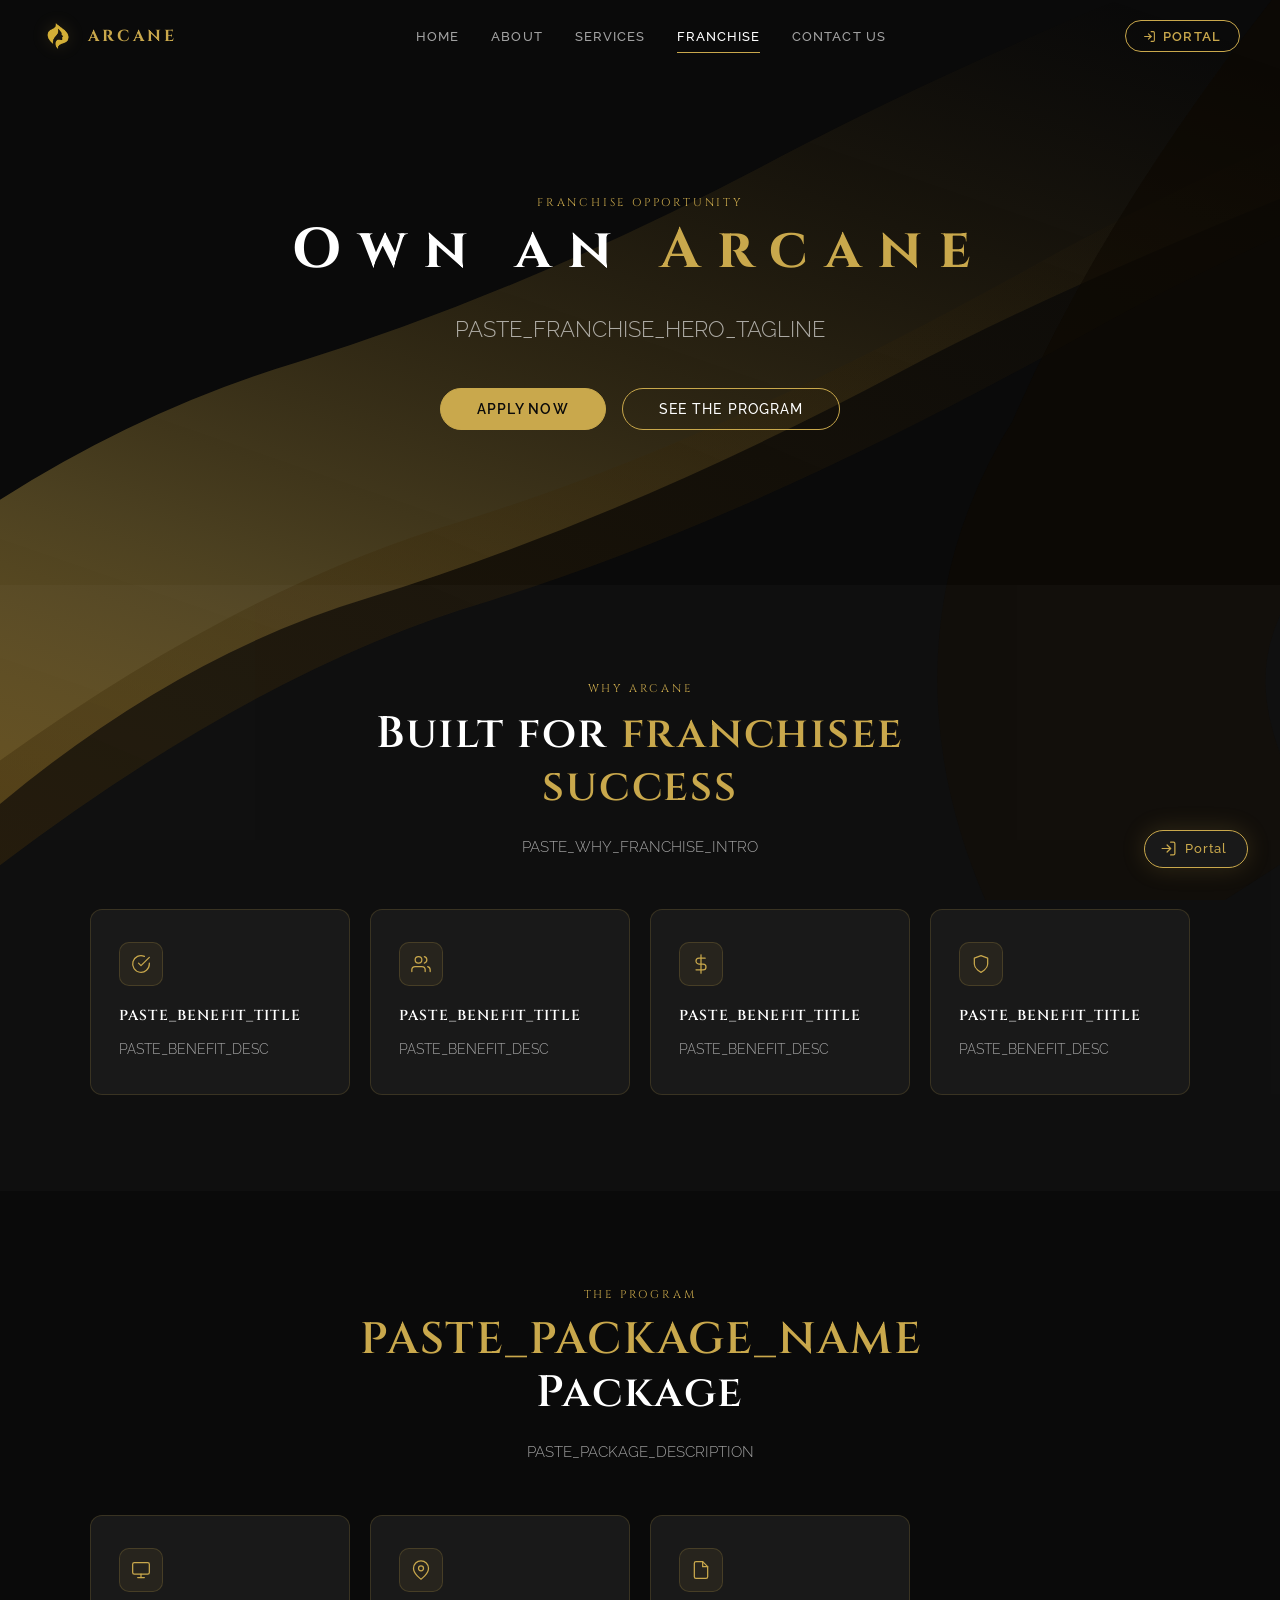
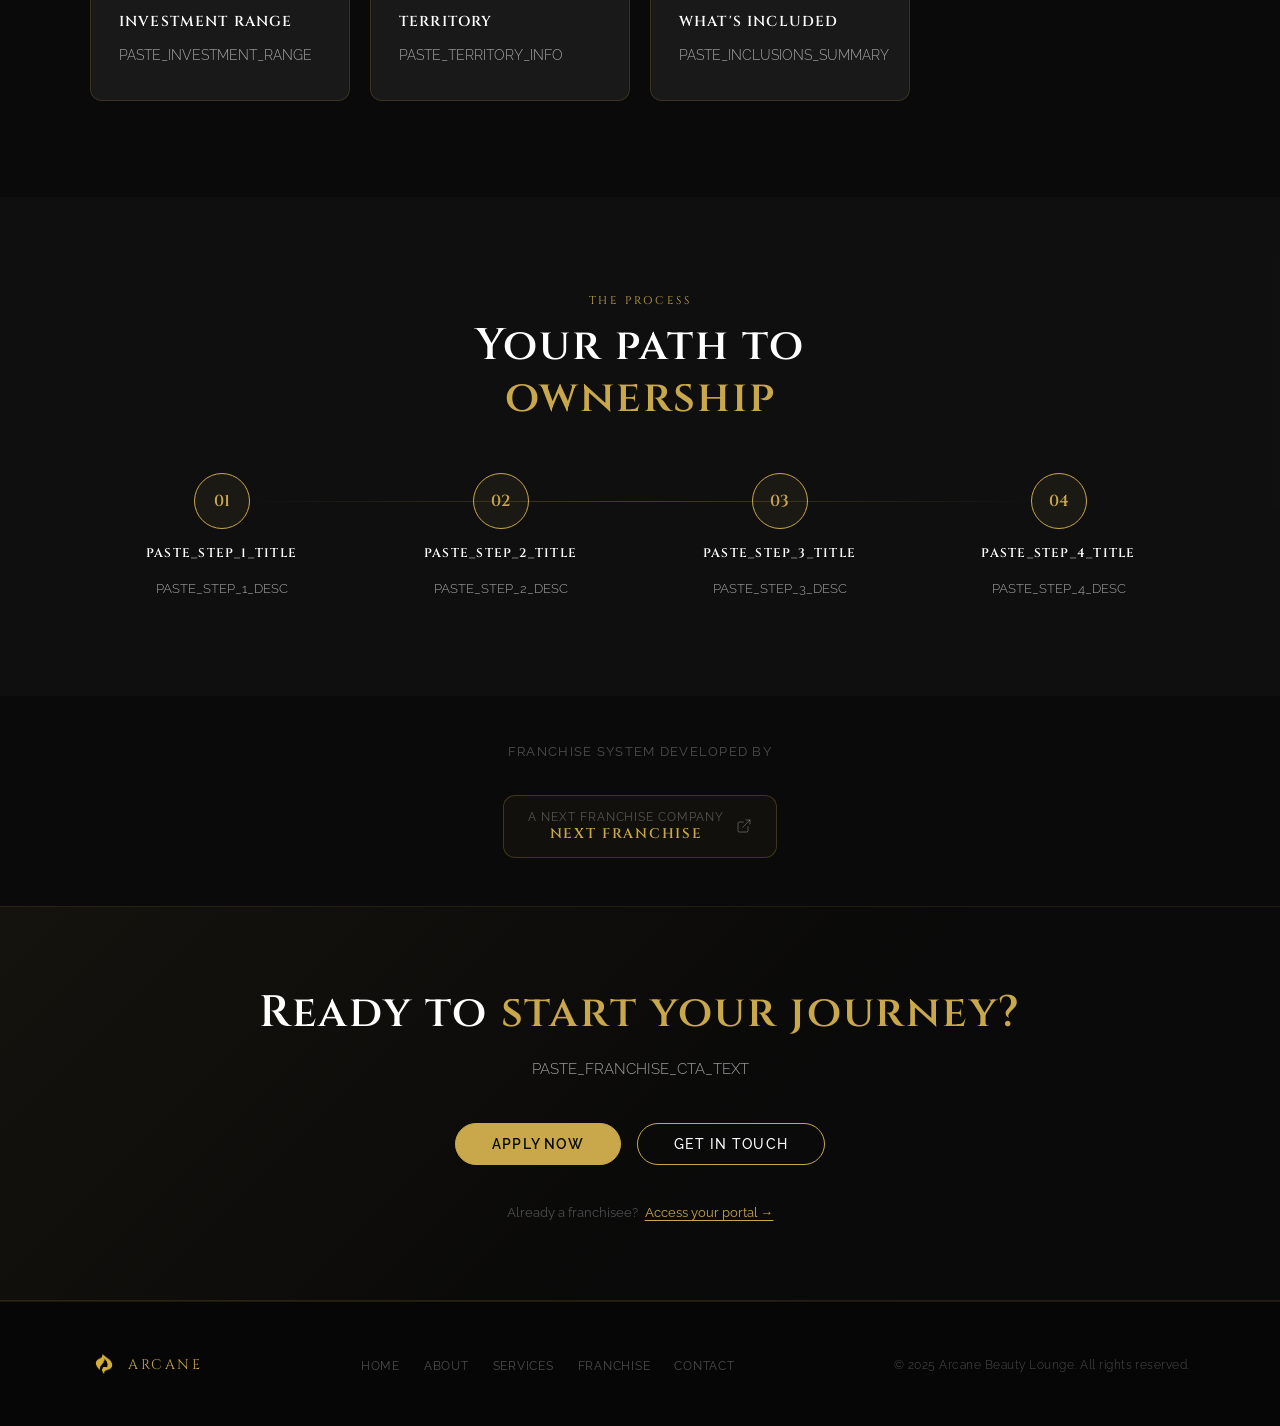
<file: franchise.html>
<!DOCTYPE html>
<html lang="en">
<head>
  <meta charset="UTF-8">
  <meta name="viewport" content="width=device-width, initial-scale=1.0">
  <title>Franchise — Arcane Beauty Lounge</title>
  <link rel="stylesheet" href="style.css">
  <meta name="robots" content="noindex, nofollow">
</head>
<body>
<div class="bg-motif">
  <svg viewBox="0 0 1366 768" preserveAspectRatio="xMidYMid slice" xmlns="http://www.w3.org/2000/svg">
    <defs>
      <linearGradient id="wg1" x1="0%" y1="100%" x2="65%" y2="0%">
        <stop offset="0%"   stop-color="#6B4A0A" stop-opacity="0.92"/>
        <stop offset="42%"  stop-color="#C9A84C" stop-opacity="0.36"/>
        <stop offset="100%" stop-color="#6B4A0A" stop-opacity="0"/>
      </linearGradient>
      <linearGradient id="wg2" x1="0%" y1="100%" x2="80%" y2="0%">
        <stop offset="0%"   stop-color="#3A2705" stop-opacity="0.72"/>
        <stop offset="100%" stop-color="#3A2705" stop-opacity="0"/>
      </linearGradient>
    </defs>
    <path d="M-150 830 Q120 500 420 410 Q630 345 855 225 Q1075 108 1520 -55"  stroke="url(#wg1)" stroke-width="210" fill="none" opacity="0.95"/>
    <path d="M-150 940 Q230 570 545 478 Q770 408 1055 248 Q1255 138 1520 48"  stroke="url(#wg2)" stroke-width="72"  fill="none" opacity="0.82"/>
    <path d="M1520 -130 Q1230 175 1125 425 Q1018 588 1148 790"                 stroke="rgba(14,9,2,0.6)" stroke-width="280" fill="none"/>
  </svg>
</div>
<nav class="site-nav" id="site-nav">
  <div class="nav-inner">
    <a href="index.html" class="nav-logo">
      <img src="assets/logo.png" alt="Arcane Beauty Lounge" class="nav-logo-img">
      <span class="nav-logo-name">ARCANE</span>
    </a>
    <ul class="nav-links">
      <li><a href="index.html" class="">Home</a></li>
      <li><a href="about.html" class="">About</a></li>
      <li><a href="services.html" class="">Services</a></li>
      <li><a href="franchise.html" class="active">Franchise</a></li>
      <li><a href="contact.html" class="">Contact Us</a></li>
    </ul>
    <a href="portal/index.html" class="nav-portal">
      <svg viewBox="0 0 24 24" fill="none" stroke="currentColor" stroke-width="2" stroke-linecap="round" stroke-linejoin="round"><path d="M15 3h4a2 2 0 012 2v14a2 2 0 01-2 2h-4"/><polyline points="10 17 15 12 10 7"/><line x1="15" y1="12" x2="3" y2="12"/></svg>
      Portal
    </a>
    <button class="nav-hamburger" id="hamburger" aria-label="Menu" onclick="toggleDrawer()">
      <span></span><span></span><span></span>
    </button>
  </div>
</nav>
<div class="nav-overlay" id="nav-overlay" onclick="toggleDrawer()"></div>
<div class="nav-drawer" id="nav-drawer">
  <a href="index.html" class="">Home</a>
  <a href="about.html" class="">About</a>
  <a href="services.html" class="">Services</a>
  <a href="franchise.html" class="active">Franchise</a>
  <a href="contact.html" class="">Contact Us</a>
  <a href="portal/index.html" class="nav-portal">Portal</a>
</div>

<!-- HERO -->
<section class="hero" style="min-height:65vh;">
  <span class="section-label" style="animation:fadeUp 1.1s cubic-bezier(0.22,1,0.36,1) 0.1s both;display:block;">Franchise Opportunity</span>
  <h1 class="hero-name" style="font-size:clamp(2rem,5vw,3.5rem);color:var(--text);">Own an <span style="color:var(--accent);">Arcane</span></h1>
  <p class="hero-tagline">PASTE_FRANCHISE_HERO_TAGLINE</p>
  <div class="hero-btns">
    <a href="contact.html" class="btn btn-solid">Apply Now</a>
    <a href="#program" class="btn">See the Program</a>
  </div>
</section>

<!-- WHY FRANCHISE -->
<section class="section section-alt">
  <div class="section-inner">
    <div style="text-align:center;max-width:560px;margin:0 auto 0.5rem;">
      <span class="section-label" data-animate>Why Arcane</span>
      <h2 class="section-title" data-animate data-animate-delay="1">Built for <em>franchisee success</em></h2>
      <p class="section-body" style="margin:0 auto;" data-animate data-animate-delay="2">PASTE_WHY_FRANCHISE_INTRO</p>
    </div>
    <div class="card-grid">
      <!-- 3-4 benefit cards -->
      <div class="card" data-animate data-animate-delay="1">
        <div class="card-icon">
          <svg viewBox="0 0 24 24" fill="none" stroke="currentColor" stroke-width="1.5" stroke-linecap="round" stroke-linejoin="round"><path d="M22 11.08V12a10 10 0 11-5.93-9.14"/><polyline points="22 4 12 14.01 9 11.01"/></svg>
        </div>
        <div class="card-title">PASTE_BENEFIT_TITLE</div>
        <div class="card-text">PASTE_BENEFIT_DESC</div>
      </div>
      <div class="card" data-animate data-animate-delay="2">
        <div class="card-icon">
          <svg viewBox="0 0 24 24" fill="none" stroke="currentColor" stroke-width="1.5" stroke-linecap="round" stroke-linejoin="round"><path d="M17 21v-2a4 4 0 00-4-4H5a4 4 0 00-4 4v2"/><circle cx="9" cy="7" r="4"/><path d="M23 21v-2a4 4 0 00-3-3.87"/><path d="M16 3.13a4 4 0 010 7.75"/></svg>
        </div>
        <div class="card-title">PASTE_BENEFIT_TITLE</div>
        <div class="card-text">PASTE_BENEFIT_DESC</div>
      </div>
      <div class="card" data-animate data-animate-delay="3">
        <div class="card-icon">
          <svg viewBox="0 0 24 24" fill="none" stroke="currentColor" stroke-width="1.5" stroke-linecap="round" stroke-linejoin="round"><line x1="12" y1="1" x2="12" y2="23"/><path d="M17 5H9.5a3.5 3.5 0 000 7h5a3.5 3.5 0 010 7H6"/></svg>
        </div>
        <div class="card-title">PASTE_BENEFIT_TITLE</div>
        <div class="card-text">PASTE_BENEFIT_DESC</div>
      </div>
      <div class="card" data-animate data-animate-delay="4">
        <div class="card-icon">
          <svg viewBox="0 0 24 24" fill="none" stroke="currentColor" stroke-width="1.5" stroke-linecap="round" stroke-linejoin="round"><path d="M12 22s8-4 8-10V5l-8-3-8 3v7c0 6 8 10 8 10z"/></svg>
        </div>
        <div class="card-title">PASTE_BENEFIT_TITLE</div>
        <div class="card-text">PASTE_BENEFIT_DESC</div>
      </div>
    </div>
  </div>
</section>

<!-- FRANCHISE PROGRAM -->
<section class="section" id="program">
  <div class="section-inner">
    <div style="text-align:center;max-width:560px;margin:0 auto 0.5rem;">
      <span class="section-label" data-animate>The Program</span>
      <h2 class="section-title" data-animate data-animate-delay="1"><em>PASTE_PACKAGE_NAME</em> Package</h2>
      <p class="section-body" style="margin:0 auto;" data-animate data-animate-delay="2">PASTE_PACKAGE_DESCRIPTION</p>
    </div>
    <div class="card-grid" style="margin-top:3rem;">
      <div class="card" data-animate data-animate-delay="1">
        <div class="card-icon">
          <svg viewBox="0 0 24 24" fill="none" stroke="currentColor" stroke-width="1.5" stroke-linecap="round" stroke-linejoin="round"><rect x="2" y="3" width="20" height="14" rx="2"/><line x1="8" y1="21" x2="16" y2="21"/><line x1="12" y1="17" x2="12" y2="21"/></svg>
        </div>
        <div class="card-title">Investment Range</div>
        <div class="card-text">PASTE_INVESTMENT_RANGE</div>
      </div>
      <div class="card" data-animate data-animate-delay="2">
        <div class="card-icon">
          <svg viewBox="0 0 24 24" fill="none" stroke="currentColor" stroke-width="1.5" stroke-linecap="round" stroke-linejoin="round"><path d="M21 10c0 7-9 13-9 13s-9-6-9-13a9 9 0 0118 0z"/><circle cx="12" cy="10" r="3"/></svg>
        </div>
        <div class="card-title">Territory</div>
        <div class="card-text">PASTE_TERRITORY_INFO</div>
      </div>
      <div class="card" data-animate data-animate-delay="3">
        <div class="card-icon">
          <svg viewBox="0 0 24 24" fill="none" stroke="currentColor" stroke-width="1.5" stroke-linecap="round" stroke-linejoin="round"><path d="M14 2H6a2 2 0 00-2 2v16a2 2 0 002 2h12a2 2 0 002-2V8z"/><polyline points="14 2 14 8 20 8"/></svg>
        </div>
        <div class="card-title">What's Included</div>
        <div class="card-text">PASTE_INCLUSIONS_SUMMARY</div>
      </div>
    </div>
  </div>
</section>

<!-- HOW IT WORKS -->
<section class="section section-alt">
  <div class="section-inner">
    <div style="text-align:center;max-width:560px;margin:0 auto 0.5rem;">
      <span class="section-label" data-animate>The Process</span>
      <h2 class="section-title" data-animate data-animate-delay="1">Your path to <em>ownership</em></h2>
    </div>
    <div class="steps">
      <div class="step" data-animate data-animate-delay="1">
        <div class="step-num">01</div>
        <div class="step-title">PASTE_STEP_1_TITLE</div>
        <p class="step-text">PASTE_STEP_1_DESC</p>
      </div>
      <div class="step" data-animate data-animate-delay="2">
        <div class="step-num">02</div>
        <div class="step-title">PASTE_STEP_2_TITLE</div>
        <p class="step-text">PASTE_STEP_2_DESC</p>
      </div>
      <div class="step" data-animate data-animate-delay="3">
        <div class="step-num">03</div>
        <div class="step-title">PASTE_STEP_3_TITLE</div>
        <p class="step-text">PASTE_STEP_3_DESC</p>
      </div>
      <div class="step" data-animate data-animate-delay="4">
        <div class="step-num">04</div>
        <div class="step-title">PASTE_STEP_4_TITLE</div>
        <p class="step-text">PASTE_STEP_4_DESC</p>
      </div>
    </div>
  </div>
</section>

<!-- NEXT FRANCHISE BADGE -->
<section class="section" style="padding:3rem 2rem;">
  <div class="section-inner" style="display:flex;flex-direction:column;align-items:center;text-align:center;">
    <p style="font-size:0.8rem;color:var(--text-dim);letter-spacing:0.1em;text-transform:uppercase;margin-bottom:0.75rem;" data-animate>
      Franchise System Developed By
    </p>
    <a href="https://nextfranchise.com" target="_blank" rel="noopener" class="nf-badge" data-animate data-animate-delay="1">
      <div>
        <div class="nf-badge-label">A Next Franchise Company</div>
        <div class="nf-badge-name">Next Franchise</div>
      </div>
      <svg width="16" height="16" viewBox="0 0 24 24" fill="none" stroke="currentColor" stroke-width="1.5" stroke-linecap="round" stroke-linejoin="round" style="color:var(--text-dim);">
        <path d="M18 13v6a2 2 0 01-2 2H5a2 2 0 01-2-2V8a2 2 0 012-2h6"/>
        <polyline points="15 3 21 3 21 9"/>
        <line x1="10" y1="14" x2="21" y2="3"/>
      </svg>
    </a>
  </div>
</section>

<!-- CTA + PORTAL LINK -->
<section class="cta-strip">
  <h2 class="section-title" style="text-align:center;margin-bottom:1rem;" data-animate>
    Ready to <em>start your journey?</em>
  </h2>
  <p class="section-body" style="text-align:center;margin:0 auto 2.5rem;" data-animate data-animate-delay="1">
    PASTE_FRANCHISE_CTA_TEXT
  </p>
  <div style="display:flex;gap:1rem;justify-content:center;flex-wrap:wrap;" data-animate data-animate-delay="2">
    <a href="contact.html" class="btn btn-solid">Apply Now</a>
    <a href="contact.html" class="btn">Get In Touch</a>
  </div>
  <p style="margin-top:2.5rem;font-size:0.8rem;color:var(--text-dim);" data-animate data-animate-delay="3">
    Already a franchisee?
    <a href="portal/index.html" style="color:var(--accent);text-decoration:underline;text-underline-offset:3px;margin-left:0.25rem;">
      Access your portal →
    </a>
  </p>
</section>

<footer class="site-footer">
  <div class="footer-inner">
    <div class="footer-logo">
      <img src="assets/logo.png" alt="Arcane">
      <span class="footer-logo-name">ARCANE</span>
    </div>
    <ul class="footer-links">
      <li><a href="index.html">Home</a></li>
      <li><a href="about.html">About</a></li>
      <li><a href="services.html">Services</a></li>
      <li><a href="franchise.html">Franchise</a></li>
      <li><a href="contact.html">Contact</a></li>
    </ul>
    <p class="footer-copy">&copy; 2025 Arcane Beauty Lounge. All rights reserved.</p>
  </div>
</footer>
<a id="ai-btn" href="portal/index.html" aria-label="Portal Access">
  <svg viewBox="0 0 24 24" fill="none" stroke="currentColor" stroke-width="1.75" stroke-linecap="round" stroke-linejoin="round">
    <path d="M15 3h4a2 2 0 012 2v14a2 2 0 01-2 2h-4"/>
    <polyline points="10 17 15 12 10 7"/>
    <line x1="15" y1="12" x2="3" y2="12"/>
  </svg>
  Portal
</a>
<script>
  // Nav scroll effect
  const nav = document.getElementById('site-nav');
  window.addEventListener('scroll', () => {
    nav.classList.toggle('scrolled', window.scrollY > 40);
  }, { passive: true });

  // Scroll animations
  const observer = new IntersectionObserver((entries) => {
    entries.forEach(e => {
      if (e.isIntersecting) {
        e.target.classList.add('in-view');
        observer.unobserve(e.target);
      }
    });
  }, { threshold: 0.12 });
  document.querySelectorAll('[data-animate]').forEach(el => observer.observe(el));

  // Hamburger drawer
  function toggleDrawer() {
    const open = document.getElementById('nav-drawer').classList.toggle('open');
    document.getElementById('nav-overlay').classList.toggle('open', open);
    document.getElementById('hamburger').classList.toggle('open', open);
    document.body.style.overflow = open ? 'hidden' : '';
  }
</script>
</body>
</html>
</file>
<file: style.css>
@import url('https://fonts.googleapis.com/css2?family=Cinzel:wght@400;600;700&family=Raleway:wght@300;400;500;600;700&display=swap');

/* ═══════════════════════════════════════════════════
   ARCANE BEAUTY LOUNGE — Full Site + Portal
   Dark Luxury · Gold · Cinzel / Raleway
═══════════════════════════════════════════════════ */

:root {
  --accent:        #C9A84C;
  --accent-light:  #E8C97A;
  --accent-dark:   #8B6914;
  --accent-rgb:    201, 168, 76;
  --bg:            #0A0A0A;
  --bg-surface:    #141414;
  --bg-card:       #191919;
  --bg-card-hover: #1F1F1F;
  --text:          #FFFFFF;
  --text-muted:    rgba(255,255,255,0.62);
  --text-dim:      rgba(255,255,255,0.28);
  --border:        rgba(201,168,76,0.32);
  --border-hover:  rgba(201,168,76,0.62);
  --glow:          rgba(201,168,76,0.09);
  --radius-pill:   50px;
  --radius-card:   12px;
  --nav-h:         72px;
  --font-display:  'Cinzel', serif;
  --font-body:     'Raleway', sans-serif;
  --ease-out:      cubic-bezier(0.22, 1, 0.36, 1);
}

*, *::before, *::after { box-sizing: border-box; margin: 0; padding: 0; }
html { scroll-behavior: smooth; }
body {
  font-family: var(--font-body);
  background: var(--bg);
  color: var(--text);
  min-height: 100vh;
  overflow-x: hidden;
}

/* ── Reduced motion ── */
@media (prefers-reduced-motion: reduce) {
  *, *::before, *::after { animation: none !important; transition-duration: 0.01ms !important; }
}

img { max-width: 100%; display: block; }
a   { color: inherit; text-decoration: none; }

/* ═══════════════════════════════════════════════════
   KEYFRAMES
═══════════════════════════════════════════════════ */
@keyframes fadeUp {
  from { opacity: 0; transform: translateY(22px); }
  to   { opacity: 1; transform: translateY(0); }
}
@keyframes fadeIn {
  from { opacity: 0; }
  to   { opacity: 1; }
}
@keyframes waveShift {
  0%   { transform: translate(0px,0px) scale(1); }
  33%  { transform: translate(-14px,8px) scale(1.012); }
  66%  { transform: translate(8px,-10px) scale(1.008); }
  100% { transform: translate(0px,0px) scale(1); }
}
@keyframes logoGlow {
  0%,100% { filter: drop-shadow(0 0 16px rgba(201,168,76,0.25)); }
  50%     { filter: drop-shadow(0 0 36px rgba(201,168,76,0.55)); }
}
@keyframes glowPulse {
  0%   { box-shadow: 0 0 8px 0 rgba(201,168,76,0.32); }
  55%  { box-shadow: 0 0 24px 7px rgba(201,168,76,0.10); }
  100% { box-shadow: 0 0 8px 0 rgba(201,168,76,0.32); }
}
@keyframes panelReveal {
  from { opacity: 0; transform: translateY(8px); }
  to   { opacity: 1; transform: translateY(0); }
}
@keyframes typingDot {
  0%,60%,100% { transform: translateY(0); opacity: 0.35; }
  30%         { transform: translateY(-4px); opacity: 1; }
}
@keyframes drawerIn {
  from { transform: translateX(100%); }
  to   { transform: translateX(0); }
}
@keyframes drawerOut {
  from { transform: translateX(0); }
  to   { transform: translateX(100%); }
}

/* ═══════════════════════════════════════════════════
   SCROLL ANIMATIONS (public pages only)
═══════════════════════════════════════════════════ */
[data-animate] {
  opacity: 0;
  transform: translateY(28px);
  transition: opacity 0.7s var(--ease-out), transform 0.7s var(--ease-out);
}
[data-animate].in-view {
  opacity: 1;
  transform: translateY(0);
}
[data-animate-delay="1"] { transition-delay: 0.1s; }
[data-animate-delay="2"] { transition-delay: 0.2s; }
[data-animate-delay="3"] { transition-delay: 0.3s; }
[data-animate-delay="4"] { transition-delay: 0.4s; }
[data-animate-delay="5"] { transition-delay: 0.5s; }

/* ═══════════════════════════════════════════════════
   BACKGROUND MOTIF
═══════════════════════════════════════════════════ */
.bg-motif {
  position: fixed;
  inset: 0;
  z-index: 0;
  pointer-events: none;
  overflow: hidden;
}
.bg-motif svg {
  width: 100%;
  height: 100%;
  position: absolute;
  top: 0; left: 0;
  animation: waveShift 24s ease-in-out infinite;
  will-change: transform;
}

/* ═══════════════════════════════════════════════════
   NAVIGATION
═══════════════════════════════════════════════════ */
.site-nav {
  position: fixed;
  top: 0; left: 0; right: 0;
  z-index: 900;
  height: var(--nav-h);
  display: flex;
  align-items: center;
  padding: 0 2.5rem;
  transition: background 0.3s, box-shadow 0.3s;
}
.site-nav.scrolled {
  background: rgba(10,10,10,0.92);
  backdrop-filter: blur(12px);
  -webkit-backdrop-filter: blur(12px);
  box-shadow: 0 1px 0 rgba(201,168,76,0.12);
}

.nav-inner {
  width: 100%;
  max-width: 1200px;
  margin: 0 auto;
  display: flex;
  align-items: center;
  justify-content: space-between;
  gap: 2rem;
}

/* Logo */
.nav-logo {
  display: flex;
  align-items: center;
  gap: 0.75rem;
  text-decoration: none;
  flex-shrink: 0;
}
.nav-logo-img {
  height: 36px;
  width: auto;
  object-fit: contain;
  filter: drop-shadow(0 0 8px rgba(201,168,76,0.2));
}
.nav-logo-name {
  font-family: var(--font-display);
  font-size: 1rem;
  font-weight: 700;
  letter-spacing: 0.2em;
  color: var(--accent);
}

/* Nav links */
.nav-links {
  display: flex;
  align-items: center;
  gap: 0.25rem;
  list-style: none;
}
.nav-links a {
  font-size: 0.8125rem;
  font-weight: 500;
  letter-spacing: 0.08em;
  color: var(--text-muted);
  text-decoration: none;
  padding: 0.4rem 0.875rem;
  border-radius: 6px;
  transition: color 0.2s, background 0.2s;
  position: relative;
  text-transform: uppercase;
}
.nav-links a::after {
  content: '';
  position: absolute;
  bottom: -2px; left: 50%; right: 50%;
  height: 1px;
  background: var(--accent);
  transition: left 0.25s var(--ease-out), right 0.25s var(--ease-out);
}
.nav-links a:hover,
.nav-links a.active {
  color: var(--text);
}
.nav-links a:hover::after,
.nav-links a.active::after {
  left: 0.875rem;
  right: 0.875rem;
}

/* Portal button */
.nav-portal {
  display: inline-flex;
  align-items: center;
  gap: 0.4rem;
  padding: 0.45rem 1.1rem;
  border: 1.5px solid var(--accent);
  border-radius: var(--radius-pill);
  background: transparent;
  color: var(--accent);
  font-family: var(--font-body);
  font-size: 0.8rem;
  font-weight: 600;
  letter-spacing: 0.1em;
  text-transform: uppercase;
  text-decoration: none;
  transition: background 0.25s, color 0.25s, box-shadow 0.25s;
  flex-shrink: 0;
}
.nav-portal:hover {
  background: var(--glow);
  color: var(--accent-light);
  box-shadow: 0 0 18px rgba(201,168,76,0.2);
}
.nav-portal svg { width: 13px; height: 13px; }

/* Hamburger */
.nav-hamburger {
  display: none;
  flex-direction: column;
  gap: 5px;
  background: none;
  border: none;
  cursor: pointer;
  padding: 0.25rem;
  z-index: 1001;
}
.nav-hamburger span {
  display: block;
  width: 24px;
  height: 1.5px;
  background: var(--accent);
  border-radius: 2px;
  transition: transform 0.3s var(--ease-out), opacity 0.3s;
}
.nav-hamburger.open span:nth-child(1) { transform: translateY(6.5px) rotate(45deg); }
.nav-hamburger.open span:nth-child(2) { opacity: 0; transform: scaleX(0); }
.nav-hamburger.open span:nth-child(3) { transform: translateY(-6.5px) rotate(-45deg); }

/* Mobile drawer */
.nav-drawer {
  position: fixed;
  top: 0; right: 0; bottom: 0;
  width: min(320px, 85vw);
  background: rgba(14,12,10,0.98);
  backdrop-filter: blur(16px);
  -webkit-backdrop-filter: blur(16px);
  border-left: 1px solid var(--border);
  z-index: 1000;
  display: flex;
  flex-direction: column;
  padding: 6rem 2rem 2rem;
  gap: 0.25rem;
  transform: translateX(100%);
  transition: transform 0.35s var(--ease-out);
  pointer-events: none;
}
.nav-drawer.open {
  transform: translateX(0);
  pointer-events: all;
}
.nav-drawer a {
  font-size: 1rem;
  font-weight: 500;
  letter-spacing: 0.1em;
  color: var(--text-muted);
  text-transform: uppercase;
  padding: 0.875rem 0;
  border-bottom: 1px solid rgba(255,255,255,0.06);
  transition: color 0.2s;
}
.nav-drawer a:hover,
.nav-drawer a.active { color: var(--accent); }
.nav-drawer .nav-portal {
  margin-top: 1.5rem;
  justify-content: center;
  font-size: 0.875rem;
}

/* Drawer overlay */
.nav-overlay {
  position: fixed;
  inset: 0;
  background: rgba(0,0,0,0.6);
  z-index: 999;
  opacity: 0;
  pointer-events: none;
  transition: opacity 0.3s;
}
.nav-overlay.open { opacity: 1; pointer-events: all; }

/* ═══════════════════════════════════════════════════
   HERO SECTION
═══════════════════════════════════════════════════ */
.hero {
  position: relative;
  z-index: 1;
  min-height: 100vh;
  display: flex;
  flex-direction: column;
  align-items: center;
  justify-content: center;
  text-align: center;
  padding: calc(var(--nav-h) + 2rem) 2rem 4rem;
}

.hero-logo {
  height: 120px;
  width: auto;
  object-fit: contain;
  margin-bottom: 0.5rem;
  animation: fadeUp 1.1s var(--ease-out) both,
             logoGlow 4.5s ease-in-out 1.4s infinite;
}
.hero-name {
  font-family: var(--font-display);
  font-size: clamp(2.5rem, 6vw, 4.5rem);
  font-weight: 700;
  letter-spacing: 0.3em;
  color: var(--accent);
  line-height: 1;
  animation: fadeUp 1.1s var(--ease-out) 0.12s both;
}
.hero-sub {
  font-size: 0.8125rem;
  font-weight: 400;
  letter-spacing: 0.4em;
  color: var(--text-muted);
  text-transform: uppercase;
  margin-top: 0.35rem;
  animation: fadeUp 1.1s var(--ease-out) 0.22s both;
}
.hero-tagline {
  font-size: clamp(1rem, 2.5vw, 1.375rem);
  font-weight: 300;
  color: var(--text-muted);
  margin-top: 2rem;
  max-width: 560px;
  line-height: 1.75;
  animation: fadeUp 1.1s var(--ease-out) 0.32s both;
}
.hero-btns {
  display: flex;
  flex-wrap: wrap;
  gap: 1rem;
  justify-content: center;
  margin-top: 2.5rem;
  animation: fadeUp 1.1s var(--ease-out) 0.44s both;
}

/* Scroll indicator */
.hero-scroll {
  position: absolute;
  bottom: 2rem;
  left: 50%;
  transform: translateX(-50%);
  display: flex;
  flex-direction: column;
  align-items: center;
  gap: 0.5rem;
  color: var(--text-dim);
  font-size: 0.7rem;
  letter-spacing: 0.15em;
  text-transform: uppercase;
  animation: fadeUp 1.1s var(--ease-out) 0.8s both;
}
.scroll-line {
  width: 1px;
  height: 40px;
  background: linear-gradient(to bottom, var(--accent), transparent);
  animation: fadeIn 1s ease 1.5s both;
}

/* ═══════════════════════════════════════════════════
   SECTION SHELL
═══════════════════════════════════════════════════ */
.section {
  position: relative;
  z-index: 1;
  padding: 6rem 2rem;
}
.section-inner {
  max-width: 1100px;
  margin: 0 auto;
}
.section-alt { background: rgba(255,255,255,0.025); }

.section-label {
  font-family: var(--font-display);
  font-size: 0.7rem;
  letter-spacing: 0.25em;
  color: var(--accent);
  text-transform: uppercase;
  margin-bottom: 0.75rem;
  display: block;
}
.section-title {
  font-family: var(--font-display);
  font-size: clamp(1.75rem, 4vw, 2.75rem);
  font-weight: 600;
  color: var(--text);
  line-height: 1.2;
  margin-bottom: 1.25rem;
  letter-spacing: 0.04em;
}
.section-title em {
  font-style: normal;
  color: var(--accent);
}
.section-body {
  font-size: 0.9375rem;
  font-weight: 300;
  color: var(--text-muted);
  line-height: 1.85;
  max-width: 640px;
}

/* ═══════════════════════════════════════════════════
   BUTTONS
═══════════════════════════════════════════════════ */
.btn {
  display: inline-flex;
  align-items: center;
  justify-content: center;
  gap: 0.5rem;
  padding: 0.75rem 2.25rem;
  border: 1.5px solid var(--accent);
  border-radius: var(--radius-pill);
  background: transparent;
  color: var(--text);
  font-family: var(--font-body);
  font-size: 0.875rem;
  font-weight: 500;
  letter-spacing: 0.08em;
  text-decoration: none;
  text-transform: uppercase;
  cursor: pointer;
  transition: background 0.3s, color 0.3s, border-color 0.3s, box-shadow 0.3s;
  white-space: nowrap;
}
.btn:hover {
  background: var(--glow);
  color: var(--accent-light);
  border-color: var(--accent-light);
  animation: glowPulse 1.5s ease-out infinite;
}
.btn:active { transform: scale(0.98); }
.btn-solid {
  background: var(--accent);
  color: var(--bg);
  border-color: var(--accent);
  font-weight: 600;
}
.btn-solid:hover {
  background: var(--accent-light);
  border-color: var(--accent-light);
  color: var(--bg);
  animation: none;
  box-shadow: 0 0 28px rgba(201,168,76,0.35);
}

/* ═══════════════════════════════════════════════════
   CARDS
═══════════════════════════════════════════════════ */
.card-grid {
  display: grid;
  grid-template-columns: repeat(auto-fill, minmax(260px, 1fr));
  gap: 1.25rem;
  margin-top: 3rem;
}
.card {
  background: var(--bg-card);
  border: 1px solid rgba(201,168,76,0.18);
  border-radius: var(--radius-card);
  padding: 2rem 1.75rem;
  transition: border-color 0.3s, box-shadow 0.3s, transform 0.3s;
}
.card:hover {
  border-color: var(--border-hover);
  box-shadow: 0 0 32px rgba(201,168,76,0.08);
  transform: translateY(-3px);
}
.card-icon {
  width: 44px;
  height: 44px;
  border-radius: 10px;
  background: rgba(201,168,76,0.08);
  border: 1px solid rgba(201,168,76,0.2);
  display: flex;
  align-items: center;
  justify-content: center;
  margin-bottom: 1.25rem;
  color: var(--accent);
}
.card-icon svg { width: 20px; height: 20px; }
.card-title {
  font-family: var(--font-display);
  font-size: 0.9rem;
  font-weight: 600;
  letter-spacing: 0.08em;
  color: var(--text);
  margin-bottom: 0.75rem;
  text-transform: uppercase;
}
.card-text {
  font-size: 0.875rem;
  font-weight: 300;
  color: var(--text-muted);
  line-height: 1.75;
}

/* ═══════════════════════════════════════════════════
   TWO-COLUMN SPLIT
═══════════════════════════════════════════════════ */
.split {
  display: grid;
  grid-template-columns: 1fr 1fr;
  gap: 5rem;
  align-items: center;
}
.split.reverse { direction: rtl; }
.split.reverse > * { direction: ltr; }

.split-img {
  position: relative;
  border-radius: var(--radius-card);
  overflow: hidden;
  aspect-ratio: 4/3;
  border: 1px solid var(--border);
}
.split-img img {
  width: 100%;
  height: 100%;
  object-fit: cover;
}
.split-img::after {
  content: '';
  position: absolute;
  inset: 0;
  background: linear-gradient(135deg, rgba(201,168,76,0.08) 0%, transparent 60%);
}

/* ═══════════════════════════════════════════════════
   SERVICES PAGE
═══════════════════════════════════════════════════ */
.service-card {
  background: var(--bg-card);
  border: 1px solid rgba(201,168,76,0.18);
  border-radius: var(--radius-card);
  overflow: hidden;
  transition: border-color 0.3s, box-shadow 0.3s, transform 0.3s;
}
.service-card:hover {
  border-color: var(--border-hover);
  box-shadow: 0 0 32px rgba(201,168,76,0.08);
  transform: translateY(-3px);
}
.service-card-img {
  width: 100%;
  aspect-ratio: 16/9;
  object-fit: cover;
  background: var(--bg-surface);
}
.service-card-body { padding: 1.5rem; }
.service-card-title {
  font-family: var(--font-display);
  font-size: 0.85rem;
  font-weight: 600;
  letter-spacing: 0.1em;
  color: var(--accent);
  text-transform: uppercase;
  margin-bottom: 0.625rem;
}
.service-card-text {
  font-size: 0.875rem;
  font-weight: 300;
  color: var(--text-muted);
  line-height: 1.7;
}

/* ═══════════════════════════════════════════════════
   FRANCHISE PAGE
═══════════════════════════════════════════════════ */
.steps {
  display: grid;
  grid-template-columns: repeat(4, 1fr);
  gap: 1rem;
  margin-top: 3rem;
  position: relative;
}
.steps::before {
  content: '';
  position: absolute;
  top: 28px;
  left: calc(12.5% + 20px);
  right: calc(12.5% + 20px);
  height: 1px;
  background: linear-gradient(to right, transparent, var(--accent), transparent);
  opacity: 0.3;
}
.step {
  display: flex;
  flex-direction: column;
  align-items: center;
  text-align: center;
  gap: 1rem;
}
.step-num {
  width: 56px;
  height: 56px;
  border-radius: 50%;
  border: 1.5px solid var(--accent);
  background: rgba(201,168,76,0.06);
  display: flex;
  align-items: center;
  justify-content: center;
  font-family: var(--font-display);
  font-size: 1rem;
  color: var(--accent);
  font-weight: 600;
  flex-shrink: 0;
  position: relative;
  z-index: 1;
}
.step-title {
  font-family: var(--font-display);
  font-size: 0.78rem;
  letter-spacing: 0.1em;
  color: var(--text);
  text-transform: uppercase;
  font-weight: 600;
}
.step-text {
  font-size: 0.8125rem;
  color: var(--text-muted);
  font-weight: 300;
  line-height: 1.65;
}

/* Next Franchise badge */
.nf-badge {
  display: inline-flex;
  align-items: center;
  gap: 0.75rem;
  padding: 0.875rem 1.5rem;
  border: 1px solid rgba(201,168,76,0.25);
  border-radius: var(--radius-card);
  background: rgba(201,168,76,0.04);
  text-decoration: none;
  transition: border-color 0.25s, background 0.25s;
  margin-top: 1.5rem;
}
.nf-badge:hover {
  border-color: rgba(201,168,76,0.5);
  background: rgba(201,168,76,0.08);
}
.nf-badge-label {
  font-size: 0.75rem;
  color: var(--text-dim);
  letter-spacing: 0.08em;
  text-transform: uppercase;
  font-weight: 400;
}
.nf-badge-name {
  font-family: var(--font-display);
  font-size: 0.875rem;
  color: var(--accent);
  letter-spacing: 0.12em;
  text-transform: uppercase;
  font-weight: 600;
}

/* CTA strip */
.cta-strip {
  position: relative;
  z-index: 1;
  padding: 5rem 2rem;
  text-align: center;
  background: linear-gradient(135deg, rgba(201,168,76,0.06) 0%, transparent 60%);
  border-top: 1px solid rgba(201,168,76,0.12);
  border-bottom: 1px solid rgba(201,168,76,0.12);
}

/* ═══════════════════════════════════════════════════
   CONTACT PAGE
═══════════════════════════════════════════════════ */
.contact-grid {
  display: grid;
  grid-template-columns: 1fr 1.6fr;
  gap: 4rem;
  align-items: start;
  margin-top: 3rem;
}
.contact-detail {
  display: flex;
  align-items: flex-start;
  gap: 1rem;
  margin-bottom: 1.75rem;
}
.contact-detail-icon {
  width: 38px;
  height: 38px;
  border-radius: 8px;
  background: rgba(201,168,76,0.08);
  border: 1px solid rgba(201,168,76,0.2);
  display: flex;
  align-items: center;
  justify-content: center;
  color: var(--accent);
  flex-shrink: 0;
}
.contact-detail-icon svg { width: 17px; height: 17px; }
.contact-detail-label {
  font-family: var(--font-display);
  font-size: 0.65rem;
  letter-spacing: 0.18em;
  color: var(--accent);
  text-transform: uppercase;
  margin-bottom: 0.25rem;
}
.contact-detail-value {
  font-size: 0.9rem;
  color: var(--text-muted);
  font-weight: 300;
  line-height: 1.6;
}
.contact-detail-value a {
  color: var(--text-muted);
  text-decoration: none;
  transition: color 0.2s;
}
.contact-detail-value a:hover { color: var(--accent-light); }

/* Social icons */
.socials {
  display: flex;
  gap: 0.625rem;
  flex-wrap: wrap;
  margin-top: 0.25rem;
}
.social-btn {
  width: 40px;
  height: 40px;
  border-radius: 8px;
  background: rgba(201,168,76,0.06);
  border: 1px solid rgba(201,168,76,0.22);
  display: flex;
  align-items: center;
  justify-content: center;
  color: var(--text-muted);
  text-decoration: none;
  transition: border-color 0.25s, color 0.25s, background 0.25s;
}
.social-btn:hover {
  border-color: var(--accent);
  color: var(--accent-light);
  background: rgba(201,168,76,0.1);
}
.social-btn svg { width: 17px; height: 17px; }

/* Map */
.map-wrap {
  border-radius: var(--radius-card);
  overflow: hidden;
  border: 1px solid var(--border);
  aspect-ratio: 16/10;
}
.map-wrap iframe {
  width: 100%;
  height: 100%;
  border: none;
  display: block;
  filter: invert(90%) hue-rotate(180deg);
}

/* ═══════════════════════════════════════════════════
   FOOTER
═══════════════════════════════════════════════════ */
.site-footer {
  position: relative;
  z-index: 1;
  border-top: 1px solid rgba(201,168,76,0.12);
  padding: 3rem 2rem;
  background: rgba(0,0,0,0.4);
}
.footer-inner {
  max-width: 1100px;
  margin: 0 auto;
  display: flex;
  align-items: center;
  justify-content: space-between;
  flex-wrap: wrap;
  gap: 1.5rem;
}
.footer-logo {
  display: flex;
  align-items: center;
  gap: 0.625rem;
}
.footer-logo img { height: 28px; width: auto; object-fit: contain; }
.footer-logo-name {
  font-family: var(--font-display);
  font-size: 0.875rem;
  letter-spacing: 0.18em;
  color: var(--accent);
}
.footer-copy {
  font-size: 0.78rem;
  color: var(--text-dim);
  font-weight: 300;
  letter-spacing: 0.04em;
}
.footer-links {
  display: flex;
  gap: 1.5rem;
  list-style: none;
}
.footer-links a {
  font-size: 0.78rem;
  color: var(--text-dim);
  text-decoration: none;
  letter-spacing: 0.06em;
  text-transform: uppercase;
  transition: color 0.2s;
}
.footer-links a:hover { color: var(--accent-light); }

/* ═══════════════════════════════════════════════════
   PORTAL PAGES (inherited styles)
═══════════════════════════════════════════════════ */
.page {
  position: relative;
  z-index: 1;
  min-height: 100vh;
  display: flex;
  flex-direction: column;
  align-items: center;
  justify-content: center;
  padding: 3rem 2rem;
  text-align: center;
}
.library-view {
  position: relative;
  z-index: 1;
  display: none;
  flex-direction: column;
  align-items: center;
  min-height: 100vh;
  padding: 3.5rem 2rem 5rem;
  text-align: center;
}
.library-view.visible { display: flex; }

.logo-block { display: flex; flex-direction: column; align-items: center; margin-bottom: 2.5rem; }
.logo-img {
  height: 110px; width: auto; object-fit: contain; margin-bottom: 0.4rem;
  animation: fadeUp 1.1s var(--ease-out) both, logoGlow 4.5s ease-in-out 1.4s infinite;
}
.logo-name {
  font-family: var(--font-display); font-size: 2.25rem; font-weight: 700;
  letter-spacing: 0.28em; color: var(--accent); line-height: 1;
  animation: fadeUp 1.1s var(--ease-out) 0.14s both;
}
.logo-sub {
  font-size: 0.75rem; font-weight: 400; letter-spacing: 0.36em;
  color: var(--text-muted); text-transform: uppercase; margin-top: 0.3rem;
  animation: fadeUp 1.1s var(--ease-out) 0.22s both;
}
.btn-row {
  display: flex; flex-wrap: wrap; gap: 1rem; justify-content: center;
  margin-bottom: 1.25rem;
  animation: fadeUp 1.1s var(--ease-out) 0.38s both;
}
.return-link {
  display: inline-block; margin-top: 1.75rem; color: var(--text-muted);
  font-size: 0.875rem; text-decoration: underline; text-underline-offset: 4px;
  text-decoration-color: rgba(255,255,255,0.2); transition: color 0.25s;
  animation: fadeUp 1.1s var(--ease-out) 0.5s both;
}
.return-link:hover { color: var(--accent-light); }

.gate-card {
  background: var(--bg-card); border: 1px solid var(--border); border-radius: var(--radius-card);
  padding: 2.75rem 2.25rem; width: 100%; max-width: 400px;
  box-shadow: 0 0 60px rgba(201,168,76,0.06);
  animation: fadeUp 1.1s var(--ease-out) 0.3s both;
}
.gate-label { font-family: var(--font-display); font-size: 0.72rem; letter-spacing: 0.2em; color: var(--accent); text-transform: uppercase; margin-bottom: 1rem; }
.gate-hint  { font-size: 0.875rem; color: var(--text-muted); font-weight: 300; margin-bottom: 1.75rem; line-height: 1.65; }
.gate-input {
  width: 100%; padding: 0.75rem 1.25rem; background: rgba(255,255,255,0.04);
  border: 1px solid var(--border); border-radius: var(--radius-pill); color: var(--text);
  font-family: var(--font-body); font-size: 1rem; letter-spacing: 0.12em; text-align: center;
  outline: none; margin-bottom: 1rem; transition: border-color 0.25s, box-shadow 0.25s;
}
.gate-input:focus { border-color: var(--accent); box-shadow: 0 0 18px rgba(201,168,76,0.16); }
.gate-input::placeholder { color: rgba(255,255,255,0.18); letter-spacing: 0.05em; }
.gate-error { font-size: 0.8rem; color: #D97070; margin-top: 0.75rem; display: none; }
.gate-error.visible { display: block; }

.page-heading { font-family: var(--font-display); font-size: 1.25rem; font-weight: 600; color: var(--text); letter-spacing: 0.12em; text-transform: uppercase; margin-bottom: 0.5rem; animation: fadeUp 1.1s var(--ease-out) 0.18s both; }
.page-sub     { font-size: 0.875rem; color: var(--text-muted); font-weight: 300; margin-bottom: 2rem; max-width: 440px; line-height: 1.7; animation: fadeUp 1.1s var(--ease-out) 0.26s both; }

/* Accordions */
.accordion-wrap { width: 100%; max-width: 820px; display: flex; flex-direction: column; gap: 0.625rem; text-align: left; animation: fadeUp 1.1s var(--ease-out) 0.34s both; }
.accordion { background: var(--bg-card); border: 1px solid rgba(201,168,76,0.22); border-radius: var(--radius-card); overflow: hidden; transition: border-color 0.3s, box-shadow 0.3s; }
.accordion.open { border-color: var(--border-hover); box-shadow: 0 0 32px rgba(201,168,76,0.08); }
.accordion-trigger { display: flex; align-items: center; justify-content: space-between; padding: 1.125rem 1.5rem; cursor: pointer; user-select: none; gap: 1rem; transition: background 0.2s; }
.accordion-trigger:hover { background: rgba(201,168,76,0.04); }
.accordion-title { font-family: var(--font-display); font-size: 0.78rem; letter-spacing: 0.16em; color: var(--accent); text-transform: uppercase; font-weight: 600; }
.accordion-sub   { font-size: 0.78rem; color: var(--text-dim); font-weight: 300; margin-top: 0.2rem; letter-spacing: 0.02em; }
.accordion-chevron { flex-shrink: 0; width: 18px; height: 18px; color: var(--accent); transition: transform 0.35s var(--ease-out); }
.accordion.open .accordion-chevron { transform: rotate(180deg); }
.accordion-panel { display: grid; grid-template-rows: 0fr; transition: grid-template-rows 0.38s var(--ease-out); }
.accordion.open .accordion-panel { grid-template-rows: 1fr; }
.accordion-inner { overflow: hidden; }
.accordion-body  { padding: 0 1.25rem 1.25rem; }
.accordion.open .accordion-body { animation: panelReveal 0.38s ease both; }

.sub-accordion-wrap { display: flex; flex-direction: column; gap: 0.4rem; }
.sub-accordion { background: rgba(255,255,255,0.025); border: 1px solid rgba(201,168,76,0.15); border-radius: 8px; overflow: hidden; transition: border-color 0.25s; }
.sub-accordion.open { border-color: rgba(201,168,76,0.4); }
.sub-trigger { display: flex; align-items: center; justify-content: space-between; padding: 0.7rem 1rem; cursor: pointer; user-select: none; gap: 1rem; transition: background 0.2s; }
.sub-trigger:hover { background: rgba(201,168,76,0.04); }
.sub-title { font-size: 0.875rem; font-weight: 500; color: var(--text-muted); letter-spacing: 0.03em; transition: color 0.2s; }
.sub-accordion.open .sub-title { color: var(--text); }
.sub-chevron { flex-shrink: 0; width: 15px; height: 15px; color: var(--text-dim); transition: transform 0.28s var(--ease-out), color 0.2s; }
.sub-accordion.open .sub-chevron { transform: rotate(180deg); color: var(--accent); }
.sub-panel { display: grid; grid-template-rows: 0fr; transition: grid-template-rows 0.32s var(--ease-out); }
.sub-accordion.open .sub-panel { grid-template-rows: 1fr; }
.sub-inner { overflow: hidden; }
.sub-body  { padding: 0.25rem 1rem 1.1rem; }
.sub-accordion.open .sub-body { animation: panelReveal 0.32s ease both; }

/* Dept blocks */
.dept-block { display: flex; flex-direction: column; gap: 1.5rem; }
.dept-section-label { font-family: var(--font-display); font-size: 0.62rem; letter-spacing: 0.22em; color: var(--accent); text-transform: uppercase; font-weight: 600; padding-bottom: 0.4rem; border-bottom: 1px solid rgba(201,168,76,0.18); margin-bottom: 0.75rem; }
.video-wrap { position: relative; width: 100%; padding-top: 56.25%; border-radius: 8px; overflow: hidden; border: 1px solid rgba(201,168,76,0.15); background: var(--bg-surface); }
.video-wrap iframe { position: absolute; inset: 0; width: 100%; height: 100%; border: none; }
.doc-btn-grid { display: flex; flex-wrap: wrap; gap: 0.5rem; }
.doc-btn { display: inline-flex; align-items: center; gap: 0.45rem; padding: 0.5rem 1.1rem; border: 1px solid rgba(201,168,76,0.32); border-radius: var(--radius-pill); background: transparent; color: var(--text-muted); font-family: var(--font-body); font-size: 0.8rem; font-weight: 400; letter-spacing: 0.03em; text-decoration: none; transition: border-color 0.22s, color 0.22s, background 0.22s, box-shadow 0.22s; white-space: nowrap; }
.doc-btn:hover { border-color: var(--accent); color: var(--accent-light); background: var(--glow); box-shadow: 0 0 12px rgba(201,168,76,0.1); }
.doc-btn svg { width: 11px; height: 11px; flex-shrink: 0; opacity: 0.5; transition: opacity 0.2s, transform 0.2s; }
.doc-btn:hover svg { opacity: 1; transform: translate(1px,-1px); }
.drive-open-link { display: inline-block; margin-bottom: 0.5rem; font-size: 0.78rem; color: var(--text-dim); text-decoration: none; letter-spacing: 0.04em; transition: color 0.2s; }
.drive-open-link:hover { color: var(--accent-light); }
.drive-iframe { width: 100%; height: 70vh; min-height: 480px; border: 1px solid rgba(201,168,76,0.15); border-radius: 8px; display: block; background: var(--bg-surface); }

/* Image grid + lightbox */
.img-grid { display: grid; grid-template-columns: repeat(auto-fill, minmax(140px,1fr)); gap: 0.625rem; margin-bottom: 1.25rem; }
.img-thumb { position: relative; aspect-ratio: 4/3; border-radius: 8px; overflow: hidden; cursor: zoom-in; border: 1px solid rgba(201,168,76,0.18); background: var(--bg-surface); transition: border-color 0.25s, transform 0.25s, box-shadow 0.25s; }
.img-thumb:hover { border-color: rgba(201,168,76,0.55); transform: translateY(-2px); box-shadow: 0 6px 24px rgba(0,0,0,0.4), 0 0 16px rgba(201,168,76,0.12); }
.img-thumb img { width: 100%; height: 100%; object-fit: cover; display: block; transition: transform 0.35s ease; }
.img-thumb:hover img { transform: scale(1.04); }
.img-thumb::after { content:''; position:absolute; inset:0; background: rgba(0,0,0,0) url("data:image/svg+xml,%3Csvg xmlns='http://www.w3.org/2000/svg' viewBox='0 0 24 24' fill='none' stroke='%23C9A84C' stroke-width='1.75' stroke-linecap='round' stroke-linejoin='round'%3E%3Ccircle cx='11' cy='11' r='8'/%3E%3Cline x1='21' y1='21' x2='16.65' y2='16.65'/%3E%3Cline x1='11' y1='8' x2='11' y2='14'/%3E%3Cline x1='8' y1='11' x2='14' y2='11'/%3E%3C/svg%3E") center/28px no-repeat; opacity:0; transition: opacity 0.25s, background-color 0.25s; }
.img-thumb:hover::after { opacity:1; background-color:rgba(0,0,0,0.38); }
.download-btn { display:inline-flex; align-items:center; gap:0.5rem; padding:0.6rem 1.4rem; border:1.5px solid var(--accent); border-radius:var(--radius-pill); background:transparent; color:var(--accent); font-family:var(--font-body); font-size:0.8375rem; font-weight:500; letter-spacing:0.06em; text-decoration:none; transition:background 0.25s, color 0.25s, box-shadow 0.25s; }
.download-btn:hover { background:rgba(201,168,76,0.1); color:var(--accent-light); box-shadow:0 0 18px rgba(201,168,76,0.18); }
.download-btn svg { width:15px; height:15px; flex-shrink:0; }
#lightbox { position:fixed; inset:0; z-index:9999; background:rgba(0,0,0,0.92); display:flex; align-items:center; justify-content:center; padding:2rem; opacity:0; pointer-events:none; transition:opacity 0.28s ease; cursor:zoom-out; backdrop-filter:blur(6px); -webkit-backdrop-filter:blur(6px); }
#lightbox.open { opacity:1; pointer-events:all; }
#lightbox-img { max-width:92vw; max-height:88vh; width:auto; height:auto; border-radius:10px; border:1px solid rgba(201,168,76,0.3); box-shadow:0 0 80px rgba(0,0,0,0.8), 0 0 40px rgba(201,168,76,0.1); transform:scale(0.94); transition:transform 0.32s var(--ease-out); cursor:default; object-fit:contain; }
#lightbox.open #lightbox-img { transform:scale(1); }
#lightbox-prev, #lightbox-next { position:fixed; top:50%; transform:translateY(-50%); background:rgba(201,168,76,0.1); border:1px solid rgba(201,168,76,0.3); border-radius:50%; width:44px; height:44px; display:flex; align-items:center; justify-content:center; color:var(--accent); cursor:pointer; transition:background 0.2s, border-color 0.2s; z-index:10000; }
#lightbox-prev { left:1.25rem; } #lightbox-next { right:1.25rem; }
#lightbox-prev:hover, #lightbox-next:hover { background:rgba(201,168,76,0.22); border-color:var(--accent); }
#lightbox-prev svg, #lightbox-next svg { width:18px; height:18px; }
#lightbox-close { position:fixed; top:1.25rem; right:1.25rem; background:rgba(201,168,76,0.1); border:1px solid rgba(201,168,76,0.3); border-radius:50%; width:40px; height:40px; display:flex; align-items:center; justify-content:center; color:var(--accent); cursor:pointer; transition:background 0.2s; z-index:10000; }
#lightbox-close:hover { background:rgba(201,168,76,0.22); }
#lightbox-close svg { width:16px; height:16px; }
#lightbox-caption { position:fixed; bottom:1.5rem; left:50%; transform:translateX(-50%); font-size:0.8rem; color:var(--text-muted); letter-spacing:0.06em; font-family:var(--font-display); text-transform:uppercase; white-space:nowrap; }
#lightbox-counter { position:fixed; top:1.5rem; left:50%; transform:translateX(-50%); font-size:0.75rem; color:var(--text-dim); letter-spacing:0.1em; font-family:var(--font-display); }

/* AI button */
#ai-btn { position:fixed; bottom:2rem; right:2rem; z-index:999; display:flex; align-items:center; gap:0.55rem; padding:0.6rem 1.25rem 0.6rem 0.9rem; border-radius:var(--radius-pill); background:var(--bg-card); border:1.5px solid var(--accent); color:var(--accent); font-family:var(--font-body); font-size:0.8125rem; font-weight:500; letter-spacing:0.06em; cursor:pointer; text-decoration:none; box-shadow:0 0 24px rgba(201,168,76,0.18); transition:box-shadow 0.3s, color 0.2s, background 0.2s; animation:fadeUp 1.1s var(--ease-out) 0.6s both, glowPulse 3.5s ease-in-out 2s infinite; white-space:nowrap; }
#ai-btn:hover { background:rgba(201,168,76,0.1); color:var(--accent-light); box-shadow:0 0 36px rgba(201,168,76,0.32); animation:none; }
#ai-btn svg { width:17px; height:17px; flex-shrink:0; }

/* ═══════════════════════════════════════════════════
   RESPONSIVE
═══════════════════════════════════════════════════ */
@media (max-width: 1024px) {
  .split { grid-template-columns: 1fr; gap: 3rem; }
  .split.reverse { direction: ltr; }
  .steps { grid-template-columns: repeat(2,1fr); }
  .steps::before { display: none; }
  .contact-grid { grid-template-columns: 1fr; gap: 2.5rem; }
}
@media (max-width: 768px) {
  :root { --nav-h: 60px; }
  .nav-links, .nav-portal { display: none; }
  .nav-hamburger { display: flex; }
  .section { padding: 4rem 1.5rem; }
  .hero { padding-top: calc(var(--nav-h) + 1.5rem); }
  .hero-logo { height: 85px; }
  .card-grid { grid-template-columns: 1fr; }
  .steps { grid-template-columns: 1fr 1fr; }
  .footer-inner { flex-direction: column; align-items: flex-start; gap: 1rem; }
  .logo-img { height: 80px; }
  .logo-name { font-size: 1.75rem; }
  .drive-iframe { height: 55vh; min-height: 320px; }
  #ai-btn { right: 1rem; bottom: 1rem; font-size: 0.75rem; padding: 0.5rem 1rem 0.5rem 0.75rem; }
  .img-grid { grid-template-columns: repeat(2,1fr); }
  #lightbox-prev { left: 0.5rem; } #lightbox-next { right: 0.5rem; }
}
@media (max-width: 480px) {
  .steps { grid-template-columns: 1fr; }
  .hero-name { letter-spacing: 0.18em; }
}
</file>
